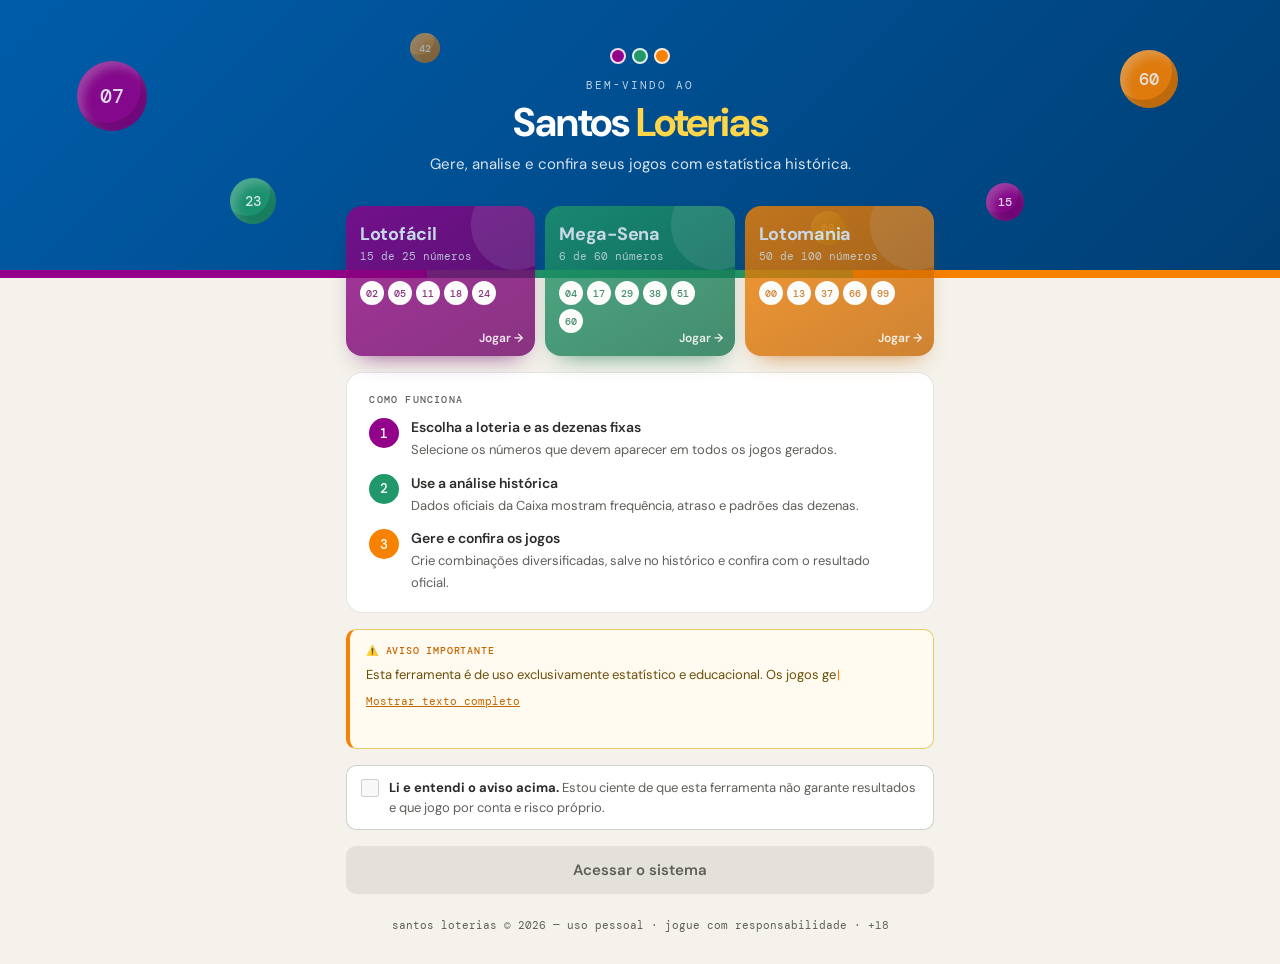
<file: index.html>
<!DOCTYPE html>
<html lang="pt-BR">

<head>
  <meta charset="UTF-8">
  <meta name="viewport" content="width=device-width, initial-scale=1.0">
  <title>Santos Loterias — Bem-vindo</title>
  <link
    href="https://fonts.googleapis.com/css2?family=DM+Mono:wght@400;500&family=DM+Sans:wght@400;500;600;700&display=swap"
    rel="stylesheet">
  <style>
    :root {
      --c-lotofacil: #930089;
      --c-lotofacil-dark: #6B0064;
      --c-lotofacil-soft: #F8E7F6;
      --c-megasena: #209869;
      --c-megasena-dark: #14704C;
      --c-megasena-soft: #E3F4EC;
      --c-lotomania: #F78100;
      --c-lotomania-dark: #C46500;
      --c-lotomania-soft: #FFF0DF;
      --azul-caixa: #005CA9;
      --azul-caixa-dark: #003F75;

      --bg: #F4F2EB;
      --card: #FFFFFF;
      --text: #2C2C2A;
      --text2: #5F5E5A;
      --border: rgba(44, 44, 42, 0.12);
      --border2: rgba(44, 44, 42, 0.22);
      --radius: 16px;
      --radius-sm: 10px;
      --mono: 'DM Mono', monospace;
      --sans: 'DM Sans', sans-serif;
    }

    * { box-sizing: border-box; margin: 0; padding: 0; }

    body {
      font-family: var(--sans);
      background: var(--bg);
      color: var(--text);
      min-height: 100vh;
    }

    /* ---------- HERO ---------- */
    .hero {
      position: relative;
      overflow: hidden;
      background: linear-gradient(135deg, var(--azul-caixa) 0%, var(--azul-caixa-dark) 100%);
      color: #fff;
      padding: 3rem 1rem 6.5rem;
      text-align: center;
    }

    .hero-faixa {
      position: absolute;
      left: 0; right: 0; bottom: 0;
      height: 8px;
      background: linear-gradient(90deg,
        var(--c-lotofacil) 0 33.33%,
        var(--c-megasena) 33.33% 66.66%,
        var(--c-lotomania) 66.66% 100%);
    }

    /* Bolas flutuando no fundo */
    .bola-bg {
      position: absolute;
      border-radius: 50%;
      display: flex;
      align-items: center;
      justify-content: center;
      font-family: var(--mono);
      font-weight: 500;
      color: rgba(255, 255, 255, .9);
      box-shadow: inset -6px -8px 0 rgba(0, 0, 0, .15), inset 6px 6px 10px rgba(255, 255, 255, .25);
      opacity: .9;
      animation: flutuar 6s ease-in-out infinite;
    }

    .bola-bg.b1 { width: 70px; height: 70px; left: 6%;  top: 22%; background: var(--c-lotofacil); font-size: 20px; }
    .bola-bg.b2 { width: 46px; height: 46px; left: 18%; top: 64%; background: var(--c-megasena);  font-size: 14px; animation-delay: -2s; }
    .bola-bg.b3 { width: 58px; height: 58px; right: 8%; top: 18%; background: var(--c-lotomania); font-size: 17px; animation-delay: -4s; }
    .bola-bg.b4 { width: 38px; height: 38px; right: 20%; top: 66%; background: var(--c-lotofacil); font-size: 12px; animation-delay: -1s; }
    .bola-bg.b5 { width: 30px; height: 30px; left: 32%; top: 12%; background: var(--c-lotomania); font-size: 10px; animation-delay: -3s; opacity: .6; }
    .bola-bg.b6 { width: 34px; height: 34px; right: 34%; top: 76%; background: var(--c-megasena); font-size: 11px; animation-delay: -5s; opacity: .6; }

    @keyframes flutuar {
      0%, 100% { transform: translateY(0) rotate(0deg); }
      50% { transform: translateY(-12px) rotate(8deg); }
    }

    .hero-conteudo { position: relative; z-index: 1; max-width: 560px; margin: 0 auto; }

    .trevo {
      display: inline-flex;
      gap: 6px;
      margin-bottom: 14px;
    }

    .trevo span {
      width: 16px; height: 16px; border-radius: 50%;
      border: 2px solid rgba(255, 255, 255, .85);
    }

    .trevo span:nth-child(1) { background: var(--c-lotofacil); }
    .trevo span:nth-child(2) { background: var(--c-megasena); }
    .trevo span:nth-child(3) { background: var(--c-lotomania); }

    .hero small {
      display: block;
      font-family: var(--mono);
      font-size: 11px;
      letter-spacing: .18em;
      text-transform: uppercase;
      color: rgba(255, 255, 255, .75);
      margin-bottom: 8px;
    }

    .hero h1 {
      font-size: clamp(28px, 7vw, 40px);
      font-weight: 700;
      letter-spacing: -1px;
      line-height: 1.1;
    }

    .hero h1 em {
      font-style: normal;
      color: #FFD54A;
    }

    .hero p {
      margin-top: 10px;
      font-size: 15px;
      color: rgba(255, 255, 255, .85);
    }

    /* ---------- CONTEÚDO ---------- */
    .container {
      max-width: 620px;
      margin: -4.5rem auto 0;
      padding: 0 1rem 2rem;
      position: relative;
      z-index: 2;
    }

    .sec-label {
      font-family: var(--mono);
      font-size: 10px;
      font-weight: 500;
      letter-spacing: .12em;
      text-transform: uppercase;
      color: var(--text2);
      margin-bottom: 12px;
    }

    /* Cartões das loterias */
    .loterias {
      display: grid;
      grid-template-columns: repeat(3, 1fr);
      gap: 10px;
      margin-bottom: 1rem;
    }

    .loteria {
      --cor: #999; --cor-dark: #666; --cor-soft: #eee;
      position: relative;
      overflow: hidden;
      display: block;
      text-decoration: none;
      color: #fff;
      background: linear-gradient(150deg, var(--cor) 0%, var(--cor-dark) 100%);
      border-radius: var(--radius);
      padding: 16px 14px 14px;
      min-height: 150px;
      box-shadow: 0 12px 24px -14px var(--cor-dark);
      transition: transform .18s, box-shadow .18s, filter .18s;
    }

    .loteria::after {
      content: "";
      position: absolute;
      right: -26px; top: -26px;
      width: 90px; height: 90px;
      border-radius: 50%;
      background: rgba(255, 255, 255, .12);
    }

    .loteria:hover {
      transform: translateY(-4px);
      box-shadow: 0 18px 30px -14px var(--cor-dark);
    }

    .loteria.bloqueada {
      opacity: .78;
      cursor: not-allowed;
    }

    .loteria.bloqueada:hover { transform: none; }

    .loteria.lotofacil { --cor: var(--c-lotofacil); --cor-dark: var(--c-lotofacil-dark); }
    .loteria.megasena  { --cor: var(--c-megasena);  --cor-dark: var(--c-megasena-dark); }
    .loteria.lotomania { --cor: var(--c-lotomania); --cor-dark: var(--c-lotomania-dark); }

    .loteria .nome {
      display: block;
      font-size: 18px;
      font-weight: 700;
      letter-spacing: -.3px;
      position: relative;
    }

    .loteria .detalhe {
      display: block;
      font-family: var(--mono);
      font-size: 11px;
      color: rgba(255, 255, 255, .85);
      margin-top: 3px;
    }

    .mini-bolas {
      display: flex;
      flex-wrap: wrap;
      gap: 4px;
      margin-top: 18px;
    }

    .mini-bolas span {
      width: 24px; height: 24px;
      border-radius: 50%;
      background: #fff;
      color: var(--cor-dark);
      font-family: var(--mono);
      font-size: 10px;
      font-weight: 500;
      display: flex;
      align-items: center;
      justify-content: center;
    }

    .loteria .ir {
      position: absolute;
      right: 12px; bottom: 10px;
      font-size: 12px;
      font-weight: 600;
      opacity: .9;
    }

    /* Card branco genérico */
    .card {
      background: var(--card);
      border: 1px solid var(--border);
      border-radius: var(--radius);
      padding: 1.25rem 1.4rem;
      margin-bottom: 1rem;
    }

    .steps { display: grid; gap: 14px; }

    .step { display: flex; align-items: flex-start; gap: 12px; }

    .step-num {
      width: 30px; height: 30px;
      border-radius: 50%;
      color: #fff;
      font-family: var(--mono);
      font-size: 13px;
      font-weight: 500;
      display: flex; align-items: center; justify-content: center;
      flex-shrink: 0;
    }

    .step-body strong { display: block; font-size: 14px; font-weight: 600; margin-bottom: 2px; }
    .step-body span { font-size: 13px; color: var(--text2); line-height: 1.5; }

    /* Aviso */
    .aviso-card {
      background: #FFFBF0;
      border: 1px solid #E8C96A;
      border-left: 4px solid var(--c-lotomania);
      border-radius: var(--radius-sm);
      padding: 14px 16px;
      margin-bottom: 1rem;
      min-height: 120px;
    }

    .aviso-titulo {
      font-family: var(--mono);
      font-size: 10px;
      font-weight: 500;
      letter-spacing: .08em;
      text-transform: uppercase;
      color: var(--c-lotomania-dark);
      margin-bottom: 8px;
    }

    .aviso-texto { font-size: 13px; color: #6B4E0A; line-height: 1.6; }
    .aviso-texto p + p { margin-top: 6px; }

    .cursor {
      display: inline-block;
      color: var(--c-lotomania);
      animation: piscar .7s step-end infinite;
      margin-left: 1px;
    }

    @keyframes piscar { 0%, 100% { opacity: 1; } 50% { opacity: 0; } }

    .pular {
      background: none;
      border: none;
      font-family: var(--mono);
      font-size: 11px;
      color: var(--c-lotomania-dark);
      text-decoration: underline;
      cursor: pointer;
      margin-top: 8px;
    }

    /* Aceite */
    .aceite {
      display: flex;
      align-items: flex-start;
      gap: 10px;
      background: var(--card);
      border: 1.5px solid var(--border2);
      border-radius: var(--radius-sm);
      padding: 12px 14px;
      margin-bottom: 1rem;
      cursor: pointer;
      transition: border-color .15s, box-shadow .15s;
    }

    .aceite:hover { border-color: var(--azul-caixa); }

    .aceite.destacar {
      border-color: var(--c-lotomania);
      box-shadow: 0 0 0 4px var(--c-lotomania-soft);
      animation: tremer .4s;
    }

    @keyframes tremer {
      0%, 100% { transform: translateX(0); }
      25% { transform: translateX(-6px); }
      75% { transform: translateX(6px); }
    }

    .aceite input {
      width: 18px; height: 18px;
      margin-top: 1px;
      accent-color: var(--azul-caixa);
      cursor: pointer;
      flex-shrink: 0;
    }

    .aceite input:disabled { cursor: wait; }

    .aceite-texto { font-size: 13px; color: var(--text2); line-height: 1.5; user-select: none; }
    .aceite-texto strong { color: var(--text); }

    .btn-entrar {
      width: 100%;
      padding: 14px;
      border-radius: var(--radius-sm);
      border: none;
      background: var(--azul-caixa);
      color: #fff;
      font-family: var(--sans);
      font-size: 15px;
      font-weight: 600;
      cursor: pointer;
      transition: all .2s;
    }

    .btn-entrar:hover:not(:disabled) {
      background: var(--azul-caixa-dark);
      transform: translateY(-1px);
      box-shadow: 0 6px 16px -6px var(--azul-caixa-dark);
    }

    .btn-entrar:disabled {
      background: #E3E1DA;
      color: var(--text2);
      cursor: not-allowed;
    }

    footer {
      text-align: center;
      font-size: 11px;
      color: var(--text2);
      margin-top: 1.5rem;
      font-family: var(--mono);
    }

    @media (max-width: 560px) {
      .loterias { grid-template-columns: 1fr; }
      .loteria { min-height: 0; }
      .mini-bolas { margin-top: 12px; }
      .bola-bg.b5, .bola-bg.b6 { display: none; }
    }

    @media (prefers-reduced-motion: reduce) {
      .bola-bg, .cursor { animation: none; }
    }
  </style>
</head>

<body>

  <section class="hero">
    <div class="bola-bg b1">07</div>
    <div class="bola-bg b2">23</div>
    <div class="bola-bg b3">60</div>
    <div class="bola-bg b4">15</div>
    <div class="bola-bg b5">42</div>
    <div class="bola-bg b6">09</div>

    <div class="hero-conteudo">
      <div class="trevo"><span></span><span></span><span></span></div>
      <small>Bem-vindo ao</small>
      <h1>Santos <em>Loterias</em></h1>
      <p>Gere, analise e confira seus jogos com estatística histórica.</p>
    </div>
    <div class="hero-faixa"></div>
  </section>

  <main class="container">

    <!-- Loterias -->
    <div class="loterias">
      <a class="loteria lotofacil bloqueada" href="paginas/lotofacil.html" data-destino="paginas/lotofacil.html">
        <span class="nome">Lotofácil</span>
        <span class="detalhe">15 de 25 números</span>
        <div class="mini-bolas"><span>02</span><span>05</span><span>11</span><span>18</span><span>24</span></div>
        <span class="ir">Jogar →</span>
      </a>
      <a class="loteria megasena bloqueada" href="paginas/megasena.html" data-destino="paginas/megasena.html">
        <span class="nome">Mega-Sena</span>
        <span class="detalhe">6 de 60 números</span>
        <div class="mini-bolas"><span>04</span><span>17</span><span>29</span><span>38</span><span>51</span><span>60</span></div>
        <span class="ir">Jogar →</span>
      </a>
      <a class="loteria lotomania bloqueada" href="paginas/lotomania.html" data-destino="paginas/lotomania.html">
        <span class="nome">Lotomania</span>
        <span class="detalhe">50 de 100 números</span>
        <div class="mini-bolas"><span>00</span><span>13</span><span>37</span><span>66</span><span>99</span></div>
        <span class="ir">Jogar →</span>
      </a>
    </div>

    <!-- Como funciona -->
    <div class="card">
      <div class="sec-label">Como funciona</div>
      <div class="steps">
        <div class="step">
          <div class="step-num" style="background:var(--c-lotofacil)">1</div>
          <div class="step-body">
            <strong>Escolha a loteria e as dezenas fixas</strong>
            <span>Selecione os números que devem aparecer em todos os jogos gerados.</span>
          </div>
        </div>
        <div class="step">
          <div class="step-num" style="background:var(--c-megasena)">2</div>
          <div class="step-body">
            <strong>Use a análise histórica</strong>
            <span>Dados oficiais da Caixa mostram frequência, atraso e padrões das dezenas.</span>
          </div>
        </div>
        <div class="step">
          <div class="step-num" style="background:var(--c-lotomania)">3</div>
          <div class="step-body">
            <strong>Gere e confira os jogos</strong>
            <span>Crie combinações diversificadas, salve no histórico e confira com o resultado oficial.</span>
          </div>
        </div>
      </div>
    </div>

    <!-- Aviso -->
    <div class="aviso-card">
      <div class="aviso-titulo">⚠️ Aviso importante</div>
      <div class="aviso-texto" id="avisoTexto"></div>
      <button class="pular" id="btnPular" type="button">Mostrar texto completo</button>
    </div>

    <!-- Aceite -->
    <label class="aceite" id="boxAceite">
      <input type="checkbox" id="chkAceite" disabled>
      <span class="aceite-texto">
        <strong>Li e entendi o aviso acima.</strong> Estou ciente de que esta ferramenta não garante resultados e que
        jogo por conta e risco próprio.
      </span>
    </label>

    <button class="btn-entrar" id="btnEntrar" disabled>Acessar o sistema</button>

    <footer>santos loterias © 2026 — uso pessoal · jogue com responsabilidade · +18</footer>
  </main>

  <script>
    const chk = document.getElementById('chkAceite');
    const btn = document.getElementById('btnEntrar');
    const boxAceite = document.getElementById('boxAceite');
    const cards = document.querySelectorAll('.loteria');

    function aceitou() {
      try { return sessionStorage.getItem('aceite_termos') === '1'; } catch (e) { return false; }
    }

    function atualizarEstado() {
      btn.disabled = !chk.checked;
      cards.forEach(c => c.classList.toggle('bloqueada', !chk.checked));
    }

    function registrarAceite() {
      try { sessionStorage.setItem('aceite_termos', '1'); } catch (e) {}
    }

    chk.addEventListener('change', atualizarEstado);

    btn.addEventListener('click', () => {
      registrarAceite();
      window.location.href = 'paginas/lotofacil.html';
    });

    cards.forEach(card => {
      card.addEventListener('click', (ev) => {
        if (!chk.checked) {
          ev.preventDefault();
          boxAceite.classList.remove('destacar');
          void boxAceite.offsetWidth; // reinicia a animação
          boxAceite.classList.add('destacar');
          boxAceite.scrollIntoView({ behavior: 'smooth', block: 'center' });
          return;
        }
        registrarAceite();
      });
    });

    // ---------- Aviso com efeito de digitação ----------
    const frases = [
      "Esta ferramenta é de uso exclusivamente estatístico e educacional. Os jogos gerados são baseados em análise de frequência histórica e não garantem, de forma alguma, qualquer resultado nos sorteios.",
      "Loterias são jogos de azar. Cada sorteio é um evento independente e os resultados anteriores não influenciam os próximos. Jogue com responsabilidade e nunca aposte mais do que pode perder.",
      "O desenvolvedor desta ferramenta não se responsabiliza por perdas financeiras, decisões de jogo ou qualquer dano decorrente do uso deste sistema."
    ];

    const el = document.getElementById('avisoTexto');
    const btnPular = document.getElementById('btnPular');
    let fraseIdx = 0, charIdx = 0, textoAtual = '', timer = null;

    function render(comCursor) {
      const paragrafos = textoAtual.split('\n\n').filter(p => p.trim());
      el.innerHTML = paragrafos.map((p, i) =>
        `<p>${p}${comCursor && i === paragrafos.length - 1 ? '<span class="cursor">|</span>' : ''}</p>`
      ).join('');
    }

    function concluir() {
      clearTimeout(timer);
      textoAtual = frases.join('\n\n');
      render(false);
      chk.disabled = false;
      btnPular.style.display = 'none';
    }

    function digitar() {
      if (fraseIdx >= frases.length) return concluir();
      const frase = frases[fraseIdx];
      if (charIdx < frase.length) {
        textoAtual += frase[charIdx++];
        render(true);
        timer = setTimeout(digitar, 14);
      } else {
        fraseIdx++;
        charIdx = 0;
        textoAtual += '\n\n';
        timer = setTimeout(digitar, 250);
      }
    }

    btnPular.addEventListener('click', concluir);

    // Quem já aceitou nesta sessão não precisa ver a animação de novo
    if (aceitou()) {
      concluir();
      chk.checked = true;
      atualizarEstado();
    } else {
      digitar();
    }
  </script>

</body>

</html>
</file>
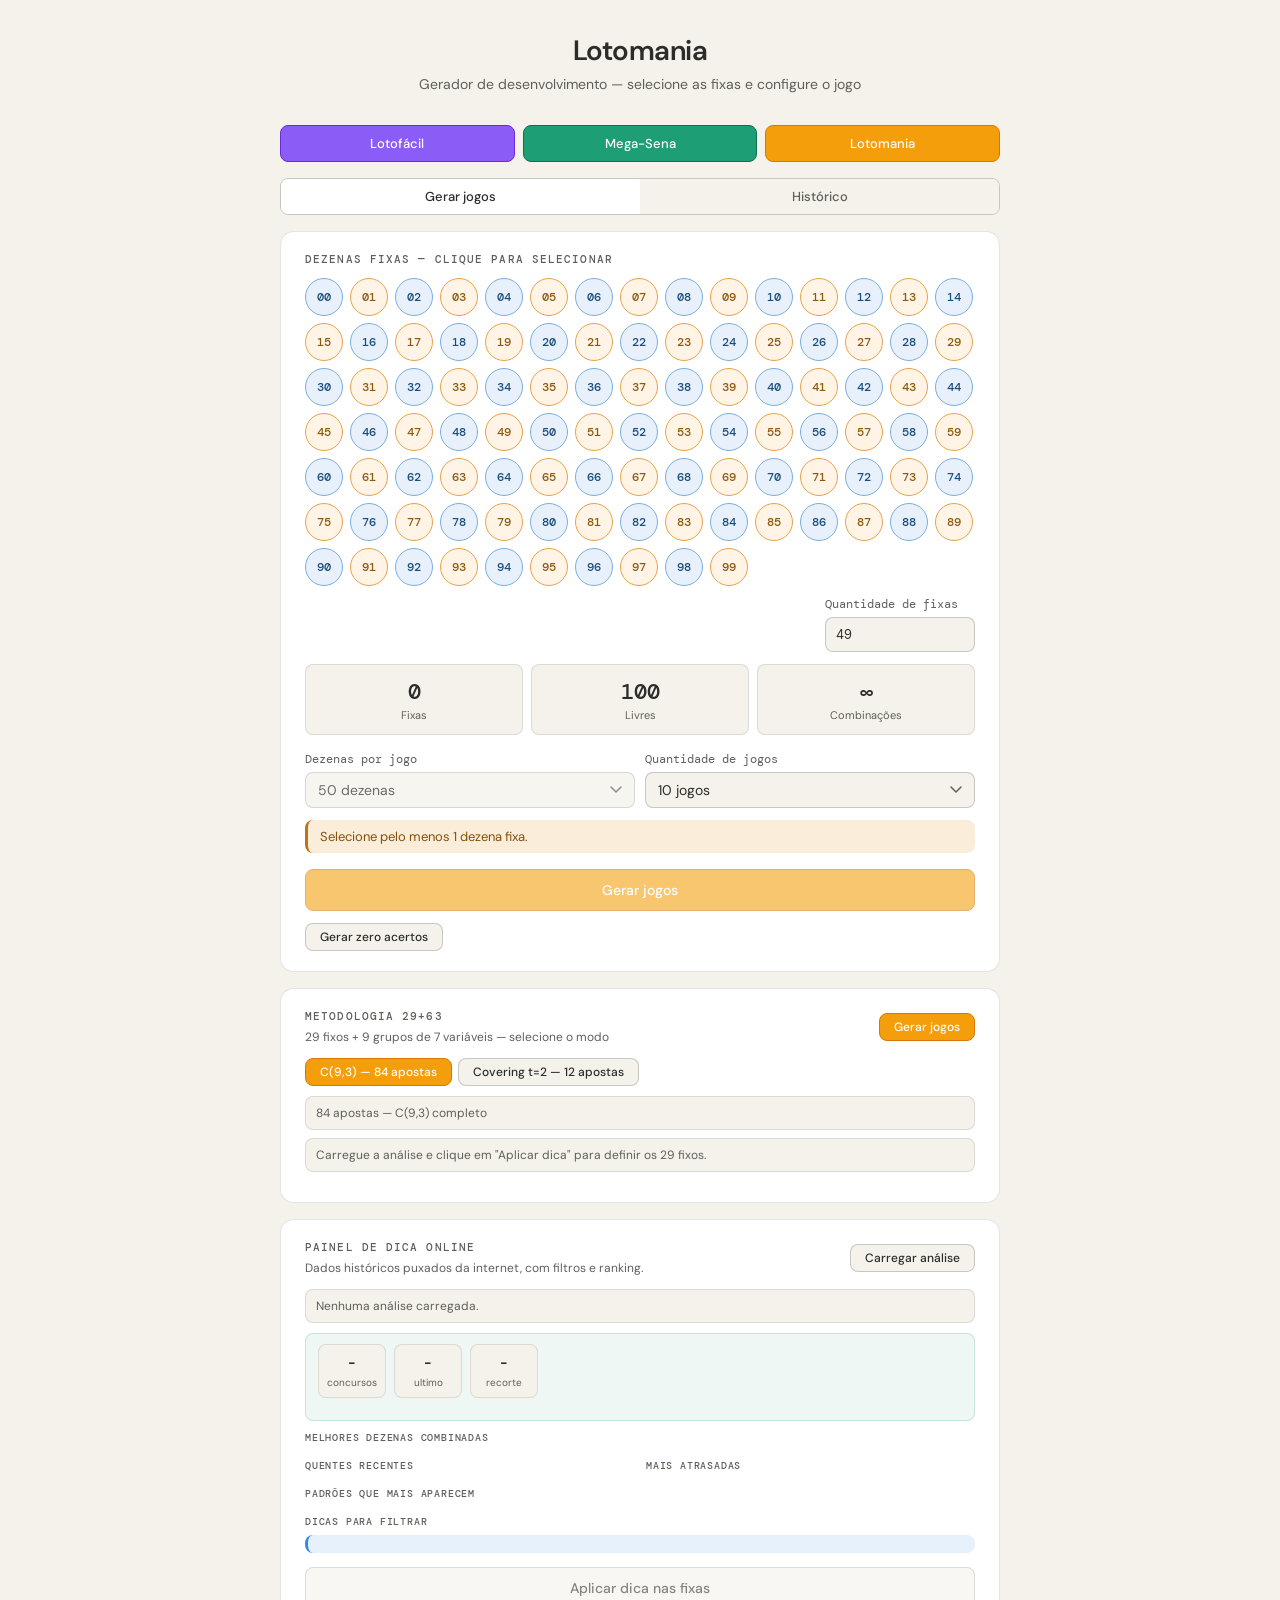
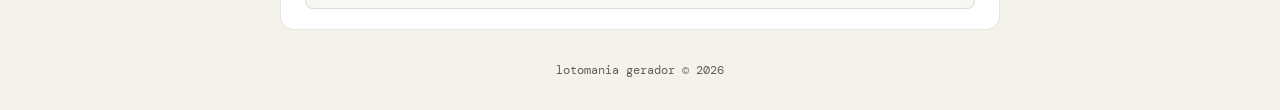
<file: lotomania.html>
<!DOCTYPE html>
<html lang="pt-BR">

<head>
    <meta charset="UTF-8">
    <meta name="viewport" content="width=device-width, initial-scale=1.0">
    <title>Lotomania — Gerador de Desenvolvimento</title>
    <link
        href="https://fonts.googleapis.com/css2?family=DM+Mono:wght@400;500&family=DM+Sans:wght@400;500;600&display=swap"
        rel="stylesheet">
    <link rel="stylesheet" href="style.css">
   
</head>

<body class="lotomania">
    <div class="page">
        <header>
            <h1>Lotomania</h1>
            <p>Gerador de desenvolvimento — selecione as fixas e configure o jogo</p>
        </header>

        <div class="modo-links">
            <a class="modo-link lotofacil-ativo" href="index.html">Lotofácil</a>
            <a class="modo-link megasena-ativo" href="megasena.html">Mega-Sena</a>
            <a class="modo-link lotomania-ativo" href="lotomania.html">Lotomania</a>
        </div>

        <div class="tabs">
            <button class="tab ativo" onclick="setTab('gerar', this)">Gerar jogos</button>
            <button class="tab" onclick="setTab('historico', this)">Histórico</button>
        </div>

        <div class="tab-content ativo" id="tab-gerar">

            <!-- CARD: GRID DE DEZENAS -->
            <div class="card">
                <div class="sec-label">Dezenas fixas — clique para selecionar</div>
                <div class="grid-dez" id="gridDez"></div>

                <div class="fixas-config">
                    <div class="inp-group fixas-qtd">
                        <label for="qtdFixas">Quantidade de fixas</label>
                        <input type="number" id="qtdFixas" min="1" max="99" value="49" />
                    </div>
                </div>

                <div class="stats">
                    <div class="stat">
                        <div class="n" id="sFixas">0</div>
                        <div class="l">Fixas</div>
                    </div>
                    <div class="stat">
                        <div class="n" id="sLivres">0</div>
                        <div class="l">Livres</div>
                    </div>
                    <div class="stat">
                        <div class="n" id="sComb">—</div>
                        <div class="l">Combinações</div>
                    </div>
                </div>

                <div class="row2">
                    <div class="inp-group">
                        <label>Dezenas por jogo</label>
                        <select id="selDezJogo" disabled>
                            <option value="50" selected>50 dezenas</option>
                        </select>
                    </div>
                    <div class="inp-group">
                        <label>Quantidade de jogos</label>
                        <select id="selJogos">
                            <option value="5">5 jogos</option>
                            <option value="10" selected>10 jogos</option>
                            <option value="15">15 jogos</option>
                            <option value="20">20 jogos</option>
                            <option value="30">30 jogos</option>
                            <option value="50">50 jogos</option>
                        </select>
                    </div>
                </div>

                <div class="aviso" id="aviso"></div>
                <div class="acoes" style="display:flex;gap:0.75rem;flex-wrap:wrap;">
                    <button class="btn btn-lotomania" id="btnGerar">Gerar jogos</button>
                    <button class="btn btn-sm" id="btnZeroAcertos">Gerar zero acertos</button>
                </div>
            </div>

            <!-- CARD: METODOLOGIA 29+63 -->
            <div class="card" id="secMetodologia" style="margin-top:16px">
                <div class="jogos-header">
                    <div>
                        <div class="sec-label">Metodologia 29+63</div>
                        <p class="mini-copy">29 fixos + 9 grupos de 7 variáveis — selecione o modo</p>
                    </div>
                    <button class="btn btn-sm btn-lotomania" onclick="gerarJogosMetodologiaAction()">Gerar jogos</button>
                </div>
                <!-- Toggle de modo -->
                <div style="display:flex;gap:6px;margin-bottom:10px;flex-wrap:wrap">
                    <button class="btn btn-sm btn-modo-metod btn-lotomania" data-modo="c93"
                        onclick="setModoMetod('c93')"
                        title="C(9,3) completo — 84 apostas, toda combinação de 3 grupos">
                        C(9,3) &mdash; 84 apostas
                    </button>
                    <button class="btn btn-sm btn-modo-metod" data-modo="cover2"
                        onclick="setModoMetod('cover2')"
                        title="Covering design t=2 — 12 apostas ótimas que cobrem todos os pares de grupos">
                        Covering t=2 &mdash; 12 apostas
                    </button>
                </div>
                <div id="metodApostasInfo" class="analise-status" style="margin-bottom:8px">
                    84 apostas &mdash; C(9,3) completo
                </div>

                <div id="metodStatus">
                    Carregue a análise e clique em "Aplicar dica" para ativar esta seção.
                </div>

                <div id="metodCorpo" style="display:none">
                    <!-- Painel de escolha de fixas -->
                    <div class="metod-fixas-panel">
                        <div style="display:flex;align-items:center;justify-content:space-between">
                            <div class="mini-label" style="margin:0">Escolher os 29 fixos</div>
                            <button class="btn btn-sm btn-lotomania" onclick="aplicarFixosMetodologia('combinado')">Aplicar</button>
                        </div>
                        <div class="metod-fixas-opcoes" id="fixasOpcoes">
                            <div class="fixas-opcao selecionada" onclick="selecionarOpcaoFixas('combinado', this)">
                                <div class="fixas-opcao-titulo">Score combinado</div>
                                <div class="fixas-opcao-dez" id="previewCombinado"></div>
                            </div>
                            <div class="fixas-opcao" onclick="selecionarOpcaoFixas('quentes', this)">
                                <div class="fixas-opcao-titulo">Quentes recentes</div>
                                <div class="fixas-opcao-dez" id="previewQuentes"></div>
                            </div>
                            <div class="fixas-opcao" onclick="selecionarOpcaoFixas('atrasadas', this)">
                                <div class="fixas-opcao-titulo">Mais atrasadas</div>
                                <div class="fixas-opcao-dez" id="previewAtrasadas"></div>
                            </div>
                        </div>
                        <div id="painelFixasStatus" class="analise-status" style="margin-top:8px;display:none">
                            Carregue a análise para ver sugestões de fixas.
                        </div>
                    </div>
                    <div class="mini-label" style="margin-top:8px">Fixos aplicados (29)</div>
                    <div class="metod-fixas-wrap" id="metodFixasWrap"></div>

                    <div style="display:flex;align-items:center;justify-content:space-between;margin-top:4px">
                        <div class="mini-label">Grupos variáveis (9 × 7 = 63)</div>
                        <button class="btn btn-sm" onclick="redistribuirTodosGrupos()">
                            Redistribuir todos
                        </button>
                    </div>
                    <p class="metod-info">Clique numa dezena para trocar manualmente. Use o ícone de refresh para redistribuir um grupo.</p>
                    <div class="metod-grupos-grid" id="metodGruposWrap"></div>

                    <div style="display:flex;align-items:center;justify-content:space-between;margin-top:14px">
                        <div class="mini-label">Otimizar score esperado</div>
                        <button class="btn btn-sm" id="btnOtimizar" onclick="rodarOtimizador()">Otimizar grupos</button>
                    </div>
                    <p class="metod-info">Reorganiza os grupos para maximizar o score médio com base no histórico real de sorteios.</p>
                    <div id="otimStatus"></div>
                    <div id="otimResultado" style="display:none"></div>
                </div>
            </div>

            <!-- CARD: JOGOS DA METODOLOGIA -->
            <div class="card" id="secJogosMetod" style="display:none;margin-top:16px">
                <div class="jogos-header">
                    <div class="sec-label" id="lblJogosMetod">84 jogos — metodologia 29+63</div>
                    <button class="btn btn-sm btn-danger" onclick="limparJogosMetod()">Limpar</button>
                </div>
                <div class="jogos-wrap" id="jogosWrapMetod"></div>
                <div class="acoes">
                    <button class="btn" id="btnCopiarMetod" onclick="copiarJogosMetod()">Copiar jogos</button>
                    <button class="btn" id="btnSalvarMetod" onclick="salvarHistoricoMetod()">Salvar no histórico</button>
                </div>
            </div>

            <!-- CARD: ANÁLISE ONLINE -->
            <div class="card dicas-card" id="secAnalise" style="margin-top:16px">
                <div class="jogos-header">
                    <div>
                        <div class="sec-label">Painel de dica online</div>
                        <p class="mini-copy">Dados históricos puxados da internet, com filtros e ranking.</p>
                    </div>
                    <button class="btn btn-sm" id="btnCarregarAnalise">Carregar análise</button>
                </div>

                <div class="analise-status" id="analiseStatus">Nenhuma análise carregada.</div>

                <div class="odds-panel" style="margin-top:8px">
                    <div class="mini-stats">
                        <div>
                            <strong id="dConcursos">-</strong>
                            <span>concursos</span>
                        </div>
                        <div>
                            <strong id="dUltimo">-</strong>
                            <span>ultimo</span>
                        </div>
                        <div>
                            <strong id="dRecorte">-</strong>
                            <span>recorte</span>
                        </div>
                    </div>
                </div>

                <div class="dica-section" style="margin-top:8px">
                    <div class="mini-label">Melhores dezenas combinadas</div>
                    <div class="rank-dezenas" id="melhoresDezenas"></div>
                </div>

                <div class="dica-grid" style="margin-top:8px">
                    <div>
                        <div class="mini-label">Quentes recentes</div>
                        <div class="rank-dezenas compact" id="quentesRecentes"></div>
                    </div>
                    <div>
                        <div class="mini-label">Mais atrasadas</div>
                        <div class="rank-dezenas compact" id="atrasadasDezenas"></div>
                    </div>
                </div>

                <div class="dica-section" style="margin-top:8px">
                    <div class="mini-label">Padrões que mais aparecem</div>
                    <div class="padroes-lista" id="listaPadroes"></div>
                </div>

                <div class="dica-section" style="margin-top:8px">
                    <div class="mini-label">Dicas para filtrar</div>
                    <div class="dicas-texto" id="dicasTexto"></div>
                </div>

                <div style="margin-top:8px">
                    <button class="btn" id="btnAplicarDicas" disabled>Aplicar dica nas fixas</button>
                </div>
            </div>

            <!-- CARD: JOGOS NORMAIS -->
            <div class="card" id="secJogos" style="display:none;margin-top:16px">
                <div class="jogos-header">
                    <div class="sec-label" id="lblJogos">Jogos gerados</div>
                    <button class="btn btn-sm btn-danger" onclick="limparJogos()">Limpar</button>
                </div>
                <div class="jogos-wrap" id="jogosWrap"></div>
                <div class="acoes">
                    <button class="btn" id="btnCopiar" onclick="copiarJogos()">Copiar jogos</button>
                    <button class="btn" id="btnSalvar" onclick="salvarHistorico()">Salvar no histórico</button>
                </div>
            </div>
        </div>

        <!-- ABA: HISTÓRICO -->
        <div class="tab-content" id="tab-historico">
            <div class="card">
                <div class="jogos-header">
                    <div class="sec-label">Histórico de jogos</div>
                    <button class="btn btn-sm btn-danger" onclick="limparHistorico()">Limpar tudo</button>
                </div>
                <div class="concurso-busca" style="margin:12px 0">
                    <input type="number" id="inputConcurso" placeholder="Nº do concurso (ex: 2500)" min="1" />
                    <button class="btn btn-sm" onclick="buscarConcursoManual()">Buscar</button>
                    <button class="btn btn-sm" onclick="buscarUltimo()">Último</button>
                </div>
                <div id="concursoStatus" class="analise-status" style="display:none"></div>
                <div id="histConteudo"></div>
            </div>
        </div>
    </div>

    <div id="modalDownload" class="modal">
        <div class="modal-content">
            <h3>Deseja baixar os jogos?</h3>
            <p>Os jogos serão salvos em um arquivo .txt</p>
            <div class="modal-buttons">
                <button class="btn btn-primary" onclick="confirmarDownload()">Sim, baixar</button>
                <button class="btn btn-secondary" onclick="fecharModal()">Não, obrigado</button>
            </div>
        </div>
    </div>

    <footer>lotomania gerador © 2026</footer>
    <script src="lotomania.js"></script>
</body>

</html>
</file>
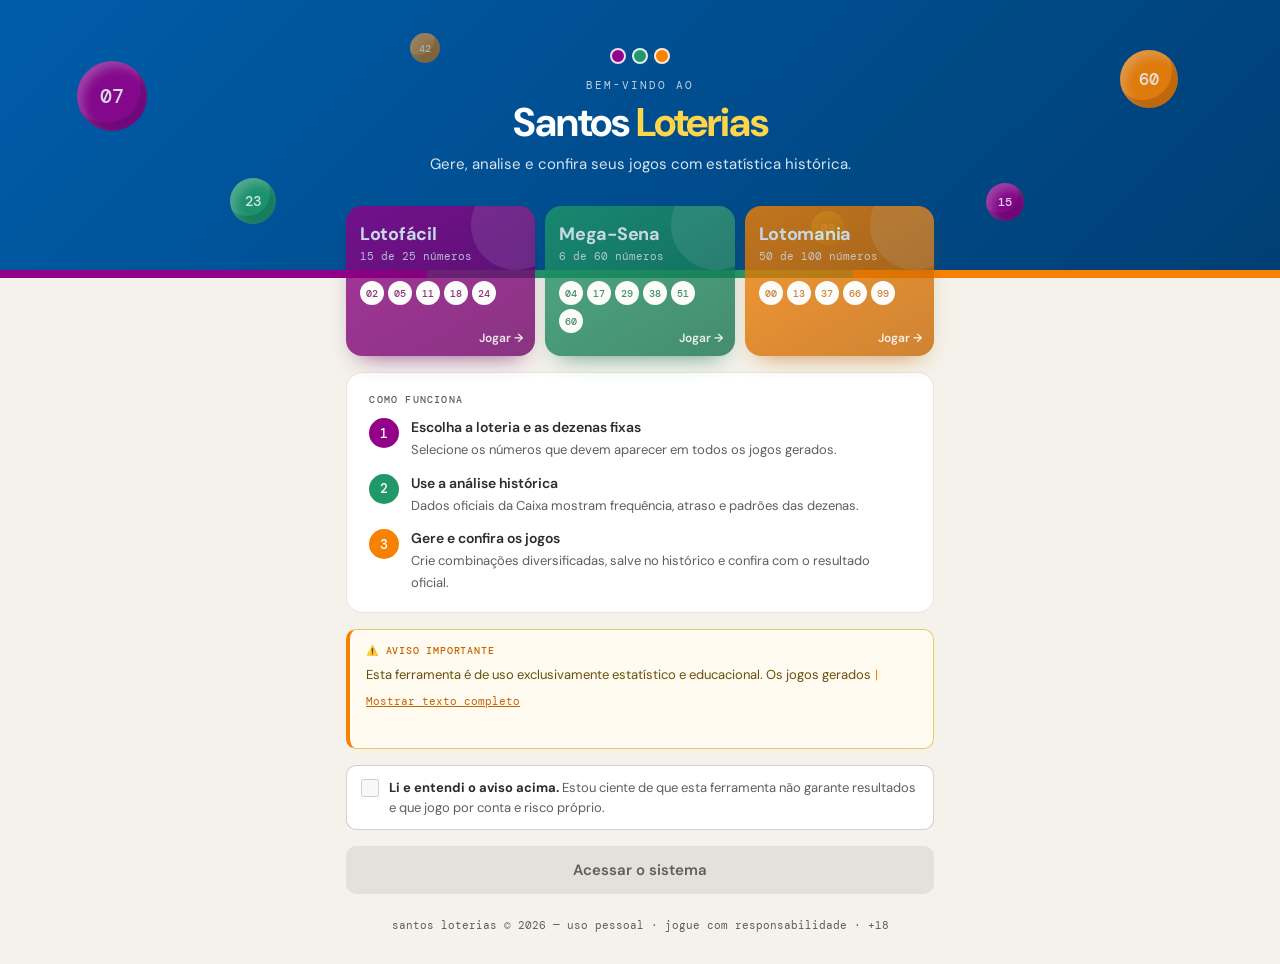
<file: paginas/lotofacil.html>
<!DOCTYPE html>
<html lang="pt-BR">

<head>
  <meta charset="UTF-8">
  <meta name="viewport" content="width=device-width, initial-scale=1.0">
  <title>Lotofácil — Gerador de Desenvolvimento</title>
  <link
    href="https://fonts.googleapis.com/css2?family=DM+Mono:wght@400;500&family=DM+Sans:wght@400;500;600&display=swap"
    rel="stylesheet">
  <link rel="stylesheet" href="../assets/css/style.css">
  <link rel="stylesheet" href="../assets/css/tema-loterias.css">
  <script>
    // Mostra a tela de boas-vindas se o aviso ainda não foi aceito nesta sessão
    try { if (!sessionStorage.getItem('aceite_termos')) location.replace('../index.html'); } catch (e) {}
  </script>

</head>

<body class="lotofacil">
  <div class="page">

    <header>
      <a class="voltar-inicio" href="../index.html">← Início</a>
      <h1>Lotofácil</h1>
      <p>Gerador de desenvolvimento — selecione as fixas e configure o jogo</p>
    </header>

    
    <div class="modo-links">
            <a class="modo-link lotofacil-ativo" href="lotofacil.html">Lotofácil</a>
            <a class="modo-link megasena-ativo" href="megasena.html">Mega-Sena</a>
            <a class="modo-link lotomania-ativo" href="lotomania.html">Lotomania</a>
        </div>
    <div class="tabs">
      <button class="tab ativo" onclick="setTab('gerar', this)">Gerar jogos</button>
      <button class="tab" onclick="setTab('historico', this)">Histórico</button>
    </div>

    <!-- ABA GERAR -->
    <div class="tab-content ativo" id="tab-gerar">

      <div class="card">
        <div class="sec-label">Dezenas fixas — clique para selecionar</div>
        <div class="grid-dez" id="gridDez"></div>

        <div class="fixas-config">
          <div class="inp-group fixas-qtd">
            <label for="qtdFixas">Limite de fixas</label>
            <input type="number" id="qtdFixas" min="1" max="25" value="14" />
          </div>
        </div>

        <div class="stats">
          <div class="stat">
            <div class="n" id="sFixas">0</div>
            <div class="l">Fixas</div>
          </div>
          <div class="stat">
            <div class="n" id="sLivres">0</div>
            <div class="l">Livres</div>
          </div>
          <div class="stat">
            <div class="n" id="sComb">—</div>
            <div class="l">Combinações</div>
          </div>
        </div>

        <div class="row2">
          <div class="inp-group">
            <label>Dezenas por jogo</label>
            <select id="selDezJogo">
              <option value="15">15 dezenas</option>
              <option value="16">16 dezenas</option>
              <option value="17">17 dezenas</option>
              <option value="18">18 dezenas</option>
              <option value="19" selected>19 dezenas</option>
              <option value="20">20 dezenas</option>
            </select>
          </div>
          <div class="inp-group">
            <label for="selJogos">Quantidade de jogos <small>(1 a 200)</small></label>
            <input type="number" id="selJogos" class="inp-num" min="1" max="200" step="1" value="15" inputmode="numeric" placeholder="Ex.: 15">
          </div>
        </div>

        <div class="aviso" id="aviso"></div>
        <button class="btn btn-lotofacil" id="btnGerar">Gerar jogos</button>
      </div>

      <div class="card dicas-card">
        <div class="jogos-header">
          <div>
            <div class="sec-label">Painel de dica online</div>
            <p class="mini-copy">Dados historicos puxados da internet, com filtros para 13 e 14 pontos.</p>
          </div>
          <button class="btn btn-sm btn-lotofacil" id="btnAnalise" onclick="carregarAnalise()">Atualizar</button>
        </div>

        <div class="analise-status" id="analiseStatus">Carregando resultados online...</div>

        <div class="odds-panel">
          <div>
            <div class="mini-label" id="oddsTitulo">Chance oficial</div>
            <div class="odds-row">
              <span>13 pontos: <strong id="odds13">-</strong></span>
              <span>14 pontos: <strong id="odds14">-</strong></span>
            </div>
          </div>
          <div class="mini-note">Fonte: API e tabela de probabilidade da CAIXA.</div>
        </div>

        <div class="mini-stats">
          <div>
            <strong id="dConcursos">-</strong>
            <span>concursos</span>
          </div>
          <div>
            <strong id="dUltimo">-</strong>
            <span>ultimo</span>
          </div>
          <div>
            <strong id="dRecorte">-</strong>
            <span>recorte recente</span>
          </div>
        </div>

        <div class="dica-section">
          <div class="mini-label">Melhores dezenas combinadas</div>
          <div class="rank-dezenas" id="melhoresDezenas"></div>
        </div>

        <div class="dica-grid">
          <div>
            <div class="mini-label">Quentes recentes</div>
            <div class="rank-dezenas compact" id="quentesRecentes"></div>
          </div>
          <div>
            <div class="mini-label">Mais atrasadas</div>
            <div class="rank-dezenas compact" id="atrasadasDezenas"></div>
          </div>
        </div>

        <div class="dica-section">
          <div class="mini-label">Padroes que mais aparecem</div>
          <div class="padroes-lista" id="listaPadroes"></div>
        </div>

        <div class="dica-section">
          <div class="mini-label">Dicas para filtrar 13/14</div>
          <div class="dicas-texto" id="dicasTexto"></div>
        </div>

        <button class="btn btn-lotofacil" id="btnAplicarDicas" onclick="aplicarDicas()" disabled>Aplicar dica nas fixas</button>
      </div>

      <div class="card" id="secJogos" style="display:none">
        <div class="jogos-header">
          <div class="sec-label" id="lblJogos">Jogos gerados</div>
          <button class="btn btn-sm btn-danger" onclick="limparJogos()">Limpar</button>
        </div>
        <div class="jogos-wrap" id="jogosWrap"></div>
        <div class="acoes">
          <button class="btn btn-lotofacil" id="btnCopiar" onclick="copiarJogos()">Copiar jogos</button>
          <button class="btn btn-lotofacil" id="btnSalvar" onclick="salvarHistorico()">Salvar no histórico</button>
        </div>
      </div>

    </div>



    <div class="tab-content" id="tab-historico">
      <div class="card">
        <div class="jogos-header">
          <div class="sec-label">Conferência de concurso</div>
        </div>
        <div class="concurso-busca">
          <input type="number" id="inputConcurso" placeholder="Nº do concurso (ex: 3200)" min="1" />
          <button class="btn btn-sm" onclick="buscarConcursoManual()">Buscar</button>
          <button class="btn btn-sm" onclick="buscarUltimo()">Último</button>
        </div>
        <div id="concursoStatus" class="analise-status" style="display:none"></div>
      </div>
      <div class="card">
        <div class="jogos-header">
          <div class="sec-label">Histórico de jogos</div>
          <button class="btn btn-sm btn-danger" onclick="limparHistorico()">Limpar tudo</button>
        </div>
        <div id="histConteudo"></div>
      </div>
    </div>

  </div>

  <!-- MODAL DE PERGUNTA DOWNLOAD -->
  <div id="modalDownload" class="modal">
    <div class="modal-content">
      <h3>Deseja baixar os jogos?</h3>
      <p>Os jogos serão salvos em um arquivo .txt</p>
      <div class="modal-buttons">
        <button class="btn btn-primary" onclick="confirmarDownload()">Sim, baixar</button>
        <button class="btn btn-secondary" onclick="fecharModal()">Não, obrigado</button>
      </div>
    </div>
  </div>

  <footer>lotofacil gerador © 2026</footer>
<script src="../assets/js/api-loterias.js"></script>
  <script src="../assets/js/conferencia.js"></script>
  <script src="../assets/js/lotofacil.js"></script>
  
</body>

</html>
</file>
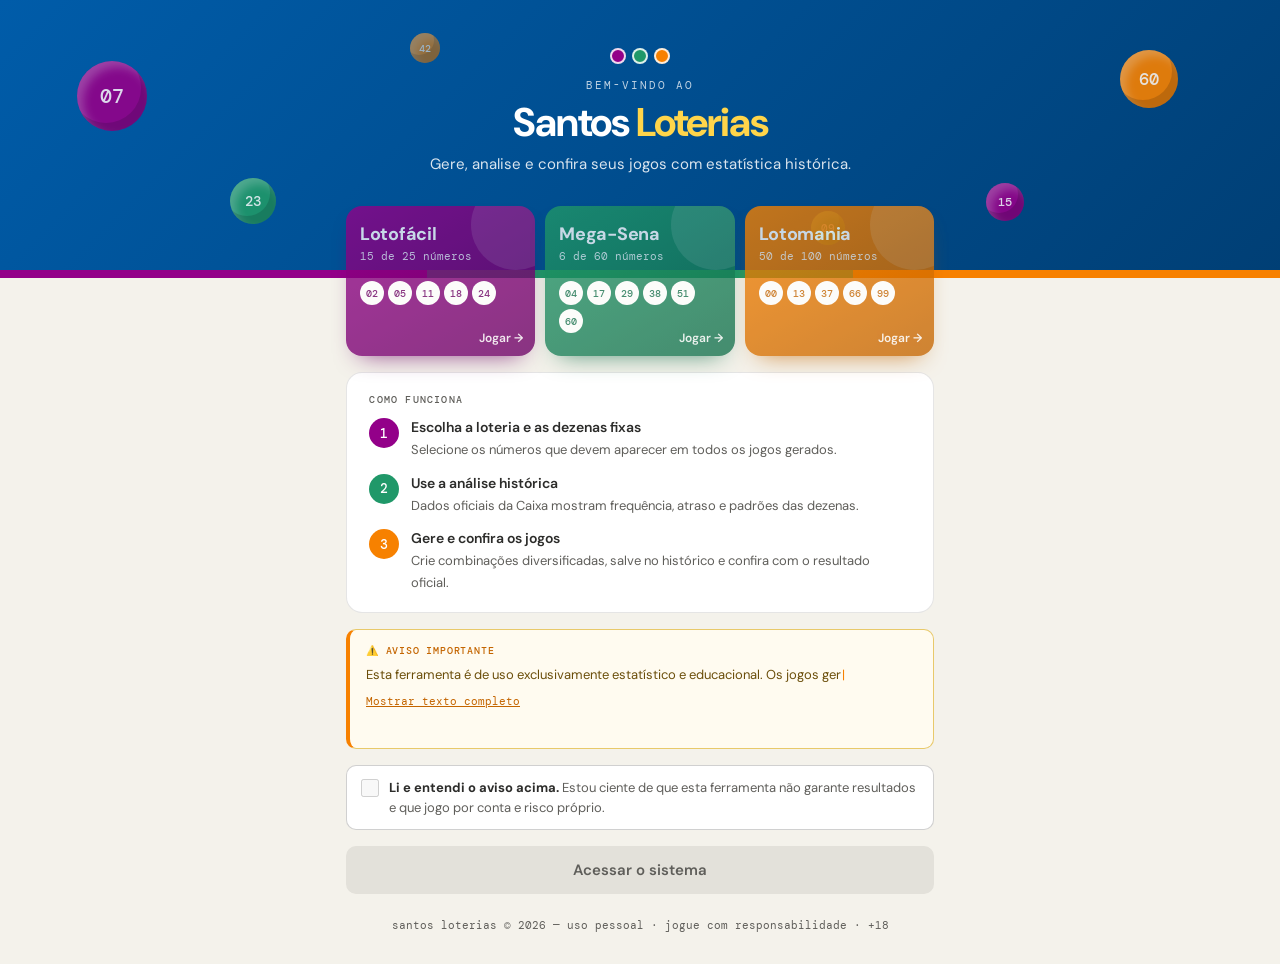
<file: paginas/lotomania.html>
<!DOCTYPE html>
<html lang="pt-BR">

<head>
    <meta charset="UTF-8">
    <meta name="viewport" content="width=device-width, initial-scale=1.0">
    <title>Lotomania — Gerador de Desenvolvimento</title>
    <link
        href="https://fonts.googleapis.com/css2?family=DM+Mono:wght@400;500&family=DM+Sans:wght@400;500;600&display=swap"
        rel="stylesheet">
    <link rel="stylesheet" href="../assets/css/style.css">
  <link rel="stylesheet" href="../assets/css/tema-loterias.css">
  <script>
    // Mostra a tela de boas-vindas se o aviso ainda não foi aceito nesta sessão
    try { if (!sessionStorage.getItem('aceite_termos')) location.replace('../index.html'); } catch (e) {}
  </script>

   
</head>

<body class="lotomania">
    <div class="page">
        <header>
      <a class="voltar-inicio" href="../index.html">← Início</a>
            <h1>Lotomania</h1>
            <p>Gerador de desenvolvimento — selecione as fixas e configure o jogo</p>
        </header>

        <div class="modo-links">
            <a class="modo-link lotofacil-ativo" href="lotofacil.html">Lotofácil</a>
            <a class="modo-link megasena-ativo" href="megasena.html">Mega-Sena</a>
            <a class="modo-link lotomania-ativo" href="lotomania.html">Lotomania</a>
        </div>

        <div class="tabs">
            <button class="tab ativo" onclick="setTab('gerar', this)">Gerar jogos</button>
            <button class="tab" onclick="setTab('historico', this)">Histórico</button>
        </div>

        <div class="tab-content ativo" id="tab-gerar">

            <!-- CARD: GRID DE DEZENAS -->
            <div class="card">
                <div class="sec-label">Dezenas fixas — clique para selecionar</div>
                <div class="grid-dez" id="gridDez"></div>

                <div class="fixas-config">
                    <div class="inp-group fixas-qtd">
                        <label for="qtdFixas">Limite de fixas</label>
                        <input type="number" id="qtdFixas" min="1" max="99" value="49" />
                    </div>
                </div>

                <div class="stats">
                    <div class="stat">
                        <div class="n" id="sFixas">0</div>
                        <div class="l">Fixas</div>
                    </div>
                    <div class="stat">
                        <div class="n" id="sLivres">0</div>
                        <div class="l">Livres</div>
                    </div>
                    <div class="stat">
                        <div class="n" id="sComb">—</div>
                        <div class="l">Combinações</div>
                    </div>
                </div>

                <div class="row2">
                    <div class="inp-group">
                        <label>Dezenas por jogo</label>
                        <select id="selDezJogo" disabled>
                            <option value="50" selected>50 dezenas</option>
                        </select>
                    </div>
                    <div class="inp-group">
                        <label for="selJogos">Quantidade de jogos <small>(1 a 200)</small></label>
                        <input type="number" id="selJogos" class="inp-num" min="1" max="200" step="1" value="10" inputmode="numeric" placeholder="Ex.: 10">
                    </div>
                </div>

                <div class="aviso" id="aviso"></div>
                <div class="acoes" style="display:flex;gap:0.75rem;flex-wrap:wrap;">
                    <button class="btn btn-lotomania" id="btnGerar">Gerar jogos</button>
                    <button class="btn btn-sm" id="btnZeroAcertos">Gerar zero acertos</button>
                </div>
            </div>

            <!-- CARD: METODOLOGIA 29+63 -->
            <div class="card" id="secMetodologia" style="margin-top:16px">
                <div class="jogos-header">
                    <div>
                        <div class="sec-label">Metodologia 29+63</div>
                        <p class="mini-copy">29 fixos + 9 grupos de 7 variáveis — selecione o modo</p>
                    </div>
                    <button class="btn btn-sm btn-lotomania" onclick="gerarJogosMetodologiaAction()">Gerar jogos</button>
                </div>
                <!-- Toggle de modo -->
                <div style="display:flex;gap:6px;margin-bottom:10px;flex-wrap:wrap">
                    <button class="btn btn-sm btn-modo-metod btn-lotomania" data-modo="c93"
                        onclick="setModoMetod('c93')"
                        title="C(9,3) completo — 84 apostas, toda combinação de 3 grupos">
                        C(9,3) &mdash; 84 apostas
                    </button>
                    <button class="btn btn-sm btn-modo-metod" data-modo="cover2"
                        onclick="setModoMetod('cover2')"
                        title="Covering design t=2 — 12 apostas ótimas que cobrem todos os pares de grupos">
                        Covering t=2 &mdash; 12 apostas
                    </button>
                </div>
                <div id="metodApostasInfo" class="analise-status" style="margin-bottom:8px">
                    84 apostas &mdash; C(9,3) completo
                </div>

                <div id="metodStatus">
                    Carregue a análise e clique em "Aplicar dica" para ativar esta seção.
                </div>

                <div id="metodCorpo" style="display:none">
                    <!-- Painel de escolha de fixas -->
                    <div class="metod-fixas-panel">
                        <div style="display:flex;align-items:center;justify-content:space-between">
                            <div class="mini-label" style="margin:0">Escolher os 29 fixos</div>
                            <button class="btn btn-sm btn-lotomania" onclick="aplicarFixosMetodologia()">Aplicar</button>
                        </div>
                        <div class="metod-fixas-opcoes" id="fixasOpcoes">
                            <div class="fixas-opcao selecionada" onclick="selecionarOpcaoFixas('combinado', this)">
                                <div class="fixas-opcao-titulo">Score combinado</div>
                                <div class="fixas-opcao-dez" id="previewCombinado"></div>
                            </div>
                            <div class="fixas-opcao" onclick="selecionarOpcaoFixas('quentes', this)">
                                <div class="fixas-opcao-titulo">Quentes recentes</div>
                                <div class="fixas-opcao-dez" id="previewQuentes"></div>
                            </div>
                            <div class="fixas-opcao" onclick="selecionarOpcaoFixas('atrasadas', this)">
                                <div class="fixas-opcao-titulo">Mais atrasadas</div>
                                <div class="fixas-opcao-dez" id="previewAtrasadas"></div>
                            </div>
                        </div>
                        <div id="painelFixasStatus" class="analise-status" style="margin-top:8px;display:none">
                            Carregue a análise para ver sugestões de fixas.
                        </div>
                    </div>
                    <div class="mini-label" style="margin-top:8px">Fixos aplicados (29)</div>
                    <div class="metod-fixas-wrap" id="metodFixasWrap"></div>

                    <div style="display:flex;align-items:center;justify-content:space-between;margin-top:4px">
                        <div class="mini-label">Grupos variáveis (9 × 7 = 63)</div>
                        <button class="btn btn-sm" onclick="redistribuirTodosGrupos()">
                            Redistribuir todos
                        </button>
                    </div>
                    <p class="metod-info">Clique numa dezena para trocar manualmente. Use o ícone de refresh para redistribuir um grupo.</p>
                    <div class="metod-grupos-grid" id="metodGruposWrap"></div>

                    <div style="display:flex;align-items:center;justify-content:space-between;margin-top:14px">
                        <div class="mini-label">Otimizar score esperado</div>
                        <button class="btn btn-sm" id="btnOtimizar" onclick="rodarOtimizador()">Otimizar grupos</button>
                    </div>
                    <p class="metod-info">Reorganiza os grupos para maximizar o score médio com base no histórico real de sorteios.</p>
                    <div id="otimStatus"></div>
                    <div id="otimResultado" style="display:none"></div>
                </div>
            </div>

            <!-- CARD: JOGOS DA METODOLOGIA -->
            <div class="card" id="secJogosMetod" style="display:none;margin-top:16px">
                <div class="jogos-header">
                    <div class="sec-label" id="lblJogosMetod">84 jogos — metodologia 29+63</div>
                    <button class="btn btn-sm btn-danger" onclick="limparJogosMetod()">Limpar</button>
                </div>
                <div class="jogos-wrap" id="jogosWrapMetod"></div>
                <div class="acoes">
                    <button class="btn" id="btnCopiarMetod" onclick="copiarJogosMetod()">Copiar jogos</button>
                    <button class="btn" id="btnSalvarMetod" onclick="salvarHistoricoMetod()">Salvar no histórico</button>
                </div>
            </div>

            <!-- CARD: ANÁLISE ONLINE -->
            <div class="card dicas-card" id="secAnalise" style="margin-top:16px">
                <div class="jogos-header">
                    <div>
                        <div class="sec-label">Painel de dica online</div>
                        <p class="mini-copy">Dados históricos puxados da internet, com filtros e ranking.</p>
                    </div>
                    <button class="btn btn-sm" id="btnCarregarAnalise">Carregar análise</button>
                </div>

                <div class="analise-status" id="analiseStatus">Nenhuma análise carregada.</div>

                <div class="odds-panel" style="margin-top:8px">
                    <div class="mini-stats">
                        <div>
                            <strong id="dConcursos">-</strong>
                            <span>concursos</span>
                        </div>
                        <div>
                            <strong id="dUltimo">-</strong>
                            <span>ultimo</span>
                        </div>
                        <div>
                            <strong id="dRecorte">-</strong>
                            <span>recorte</span>
                        </div>
                    </div>
                </div>

                <div class="dica-section" style="margin-top:8px">
                    <div class="mini-label">Melhores dezenas combinadas</div>
                    <div class="rank-dezenas" id="melhoresDezenas"></div>
                </div>

                <div class="dica-grid" style="margin-top:8px">
                    <div>
                        <div class="mini-label">Quentes recentes</div>
                        <div class="rank-dezenas compact" id="quentesRecentes"></div>
                    </div>
                    <div>
                        <div class="mini-label">Mais atrasadas</div>
                        <div class="rank-dezenas compact" id="atrasadasDezenas"></div>
                    </div>
                </div>

                <div class="dica-section" style="margin-top:8px">
                    <div class="mini-label">Padrões que mais aparecem</div>
                    <div class="padroes-lista" id="listaPadroes"></div>
                </div>

                <div class="dica-section" style="margin-top:8px">
                    <div class="mini-label">Dicas para filtrar</div>
                    <div class="dicas-texto" id="dicasTexto"></div>
                </div>

                <div style="margin-top:8px">
                    <button class="btn" id="btnAplicarDicas" disabled>Aplicar dica nas fixas</button>
                </div>
            </div>

            <!-- CARD: JOGOS NORMAIS -->
            <div class="card" id="secJogos" style="display:none;margin-top:16px">
                <div class="jogos-header">
                    <div class="sec-label" id="lblJogos">Jogos gerados</div>
                    <button class="btn btn-sm btn-danger" onclick="limparJogos()">Limpar</button>
                </div>
                <div class="jogos-wrap" id="jogosWrap"></div>
                <div class="acoes">
                    <button class="btn" id="btnCopiar" onclick="copiarJogos()">Copiar jogos</button>
                    <button class="btn" id="btnSalvar" onclick="salvarHistorico()">Salvar no histórico</button>
                </div>
            </div>
        </div>

        <!-- ABA: HISTÓRICO -->
        <div class="tab-content" id="tab-historico">
            <div class="card">
                <div class="jogos-header">
                    <div class="sec-label">Histórico de jogos</div>
                    <button class="btn btn-sm btn-danger" onclick="limparHistorico()">Limpar tudo</button>
                </div>
                <div class="concurso-busca" style="margin:12px 0">
                    <input type="number" id="inputConcurso" placeholder="Nº do concurso (ex: 2500)" min="1" />
                    <button class="btn btn-sm" onclick="buscarConcursoManual()">Buscar</button>
                    <button class="btn btn-sm" onclick="buscarUltimo()">Último</button>
                </div>
                <div id="concursoStatus" class="analise-status" style="display:none"></div>
                <div id="histConteudo"></div>
            </div>
        </div>
    </div>

    <div id="modalDownload" class="modal">
        <div class="modal-content">
            <h3>Deseja baixar os jogos?</h3>
            <p>Os jogos serão salvos em um arquivo .txt</p>
            <div class="modal-buttons">
                <button class="btn btn-primary" onclick="confirmarDownload()">Sim, baixar</button>
                <button class="btn btn-secondary" onclick="fecharModal()">Não, obrigado</button>
            </div>
        </div>
    </div>

    <footer>lotomania gerador © 2026</footer>
    <script src="../assets/js/api-loterias.js"></script>
  <script src="../assets/js/conferencia.js"></script>
  <script src="../assets/js/lotomania.js"></script>
</body>

</html>
</file>
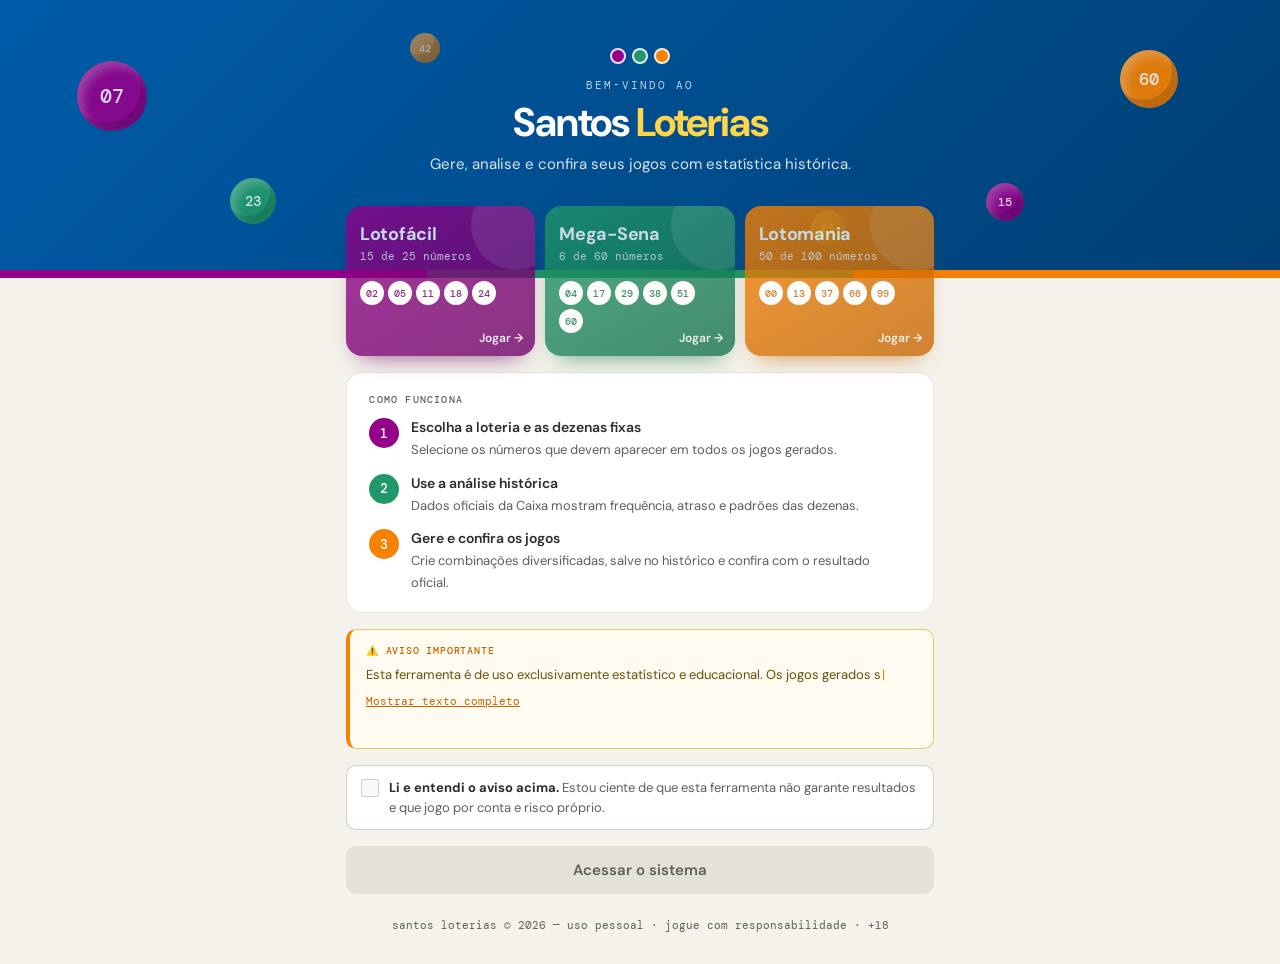
<file: paginas/megasena.html>
<!DOCTYPE html>
<html lang="pt-BR">
<head>
  <meta charset="UTF-8">
  <meta name="viewport" content="width=device-width, initial-scale=1.0">
  <title>Mega-Sena — Gerador de Desenvolvimento</title>
  <link href="https://fonts.googleapis.com/css2?family=DM+Mono:wght@400;500&family=DM+Sans:wght@400;500;600&display=swap" rel="stylesheet">
  <link rel="stylesheet" href="../assets/css/style.css">
  <link rel="stylesheet" href="../assets/css/megasena.css">
  <link rel="stylesheet" href="../assets/css/tema-loterias.css">
  <script>
    // Mostra a tela de boas-vindas se o aviso ainda não foi aceito nesta sessão
    try { if (!sessionStorage.getItem('aceite_termos')) location.replace('../index.html'); } catch (e) {}
  </script>

</head>
<body class="megasena">
  <div class="page">

    <header>
      <a class="voltar-inicio" href="../index.html">← Início</a>
      <h1>Mega-Sena</h1>
      <p>Gerador de desenvolvimento — selecione as fixas e configure o jogo</p>
    </header>

    <div class="modo-links">
            <a class="modo-link lotofacil-ativo" href="lotofacil.html">Lotofácil</a>
            <a class="modo-link megasena-ativo" href="megasena.html">Mega-Sena</a>
            <a class="modo-link lotomania-ativo" href="lotomania.html">Lotomania</a>
        </div>

    <div class="tabs">
      <button class="tab ativo" onclick="setTab('gerar', this)">Gerar jogos</button>
      <button class="tab" onclick="setTab('historico', this)">Histórico</button>
    </div>

    <!-- ABA GERAR -->
    <div class="tab-content ativo" id="tab-gerar">

      <div class="card">
        <div class="sec-label">Dezenas fixas — clique para selecionar</div>
        <div class="fixas-config">
          <div class="inp-group fixas-qtd">
            <label for="qtdFixas">Limite de fixas</label>
            <input type="number" id="qtdFixas" min="1" max="60" value="12" />
          </div>
        </div>
        <div class="grid-dez grid-mega" id="gridDez"></div>

        <div class="stats">
          <div class="stat">
            <div class="n" id="sFixas">0</div>
            <div class="l">Fixas</div>
          </div>
          <div class="stat">
            <div class="n" id="sLivres">0</div>
            <div class="l">Livres</div>
          </div>
          <div class="stat">
            <div class="n" id="sComb">—</div>
            <div class="l">Combinações</div>
          </div>
        </div>

        <div class="row2">
          <div class="inp-group">
            <label>Dezenas por jogo</label>
            <select id="selDezJogo">
              <option value="6">6 dezenas</option>
              <option value="7">7 dezenas</option>
              <option value="8">8 dezenas</option>
              <option value="9">9 dezenas</option>
              <option value="10">10 dezenas</option>
              <option value="11">11 dezenas</option>
              <option value="12">12 dezenas</option>
              <option value="13">13 dezenas</option>
              <option value="14">14 dezenas</option>
              <option value="15">15 dezenas</option>
              <option value="16">16 dezenas</option>
              <option value="17">17 dezenas</option>
              <option value="18">18 dezenas</option>
              <option value="19" selected>19 dezenas</option>
              <option value="20">20 dezenas</option>
            </select>
          </div>
          <div class="inp-group">
            <label for="selJogos">Quantidade de jogos <small>(1 a 200)</small></label>
            <input type="number" id="selJogos" class="inp-num" min="1" max="200" step="1" value="10" inputmode="numeric" placeholder="Ex.: 10">
          </div>
        </div>

        <div class="aviso" id="aviso"></div>
        <button class="btn btn-megasena" id="btnGerar">Gerar jogos</button>
      </div>

      <!-- PAINEL ESTATÍSTICAS -->
      <div class="card dicas-card" id="cardStats">
        <div class="jogos-header">
          <div>
            <div class="sec-label">Estatísticas históricas</div>
            <p class="mini-copy">Dezenas mais sorteadas na Mega-Sena com dados oficiais da CAIXA.</p>
          </div>
          <button class="btn btn-sm" id="btnAnalise" onclick="carregarAnalise()">Atualizar</button>
        </div>

        <div class="analise-status" id="analiseStatus">Clique em Atualizar para carregar os dados.</div>

        <div class="mini-stats">
          <div><strong id="dConcursos">-</strong><span>concursos</span></div>
          <div><strong id="dUltimo">-</strong><span>último</span></div>
          <div><strong id="dRecorte">-</strong><span>recorte recente</span></div>
        </div>

        <div class="odds-panel odds-mega-panel">
          <div>
            <div class="mini-label">Probabilidade real</div>
            <div class="odds-row">
              <span>Sena com 6 dezenas: <strong id="dChanceSena">-</strong></span>
              <span>Prob. por jogo: <strong id="dProbSena">-</strong></span>
            </div>
          </div>
            <div class="mini-note">Estatística ajuda a filtrar padrões; não transforma sorteio aleatório em certeza.</div>
          <div>
            <div class="mini-label">Mais quentes (recentes)</div>
            <div class="rank-dezenas compact" id="quentesRecentes"></div>
          </div>
          <div>
            <div class="mini-label">Mais atrasadas</div>
            <div class="rank-dezenas compact" id="atrasadasDezenas"></div>
          </div>
        </div>

        <div class="dica-section">
          <div class="mini-label">Padrões mais frequentes</div>
          <div class="padroes-lista" id="listaPadroes"></div>
        </div>

        <div class="dica-section">
          <div class="mini-label">Sugestão matemática</div>
          <div class="sugestao-mega" id="sugestaoMatematica">Atualize a análise para calcular.</div>
        </div>

        <button class="btn" id="btnAplicarDicas" onclick="aplicarDicas()" disabled>Aplicar fixas automáticas</button>
      </div>

      <div class="card" id="secJogos" style="display:none">
        <div class="jogos-header">
          <div class="sec-label" id="lblJogos">Jogos gerados</div>
          <button class="btn btn-sm btn-danger" onclick="limparJogos()">Limpar</button>
        </div>
        <div class="jogos-wrap" id="jogosWrap"></div>
        <div class="acoes">
          <button class="btn" id="btnCopiar" onclick="copiarJogos()">Copiar jogos</button>
          <button class="btn" id="btnSalvar" onclick="salvarHistorico()">Salvar no histórico</button>
        </div>
      </div>

    </div>

    <!-- ABA HISTÓRICO -->
    <div class="tab-content" id="tab-historico">
      <div class="card">
        <div class="jogos-header">
          <div class="sec-label">Conferência de concurso</div>
        </div>
        <div class="concurso-busca">
          <input type="number" id="inputConcurso" placeholder="Nº do concurso (ex: 2800)" min="1" />
          <button class="btn btn-sm" onclick="buscarConcursoManual()">Buscar</button>
          <button class="btn btn-sm" onclick="buscarUltimo()">Último</button>
        </div>
        <div id="concursoStatus" class="analise-status" style="display:none"></div>
      </div>
      <div class="card">
        <div class="jogos-header">
          <div class="sec-label">Histórico de jogos</div>
          <button class="btn btn-sm btn-danger" onclick="limparHistorico()">Limpar tudo</button>
        </div>
        <div id="histConteudo"></div>
      </div>
    </div>

  </div>

  <!-- MODAL DOWNLOAD -->
  <div id="modalDownload" class="modal">
    <div class="modal-content">
      <h3>Deseja baixar os jogos?</h3>
      <p>Os jogos serão salvos em um arquivo .txt</p>
      <div class="modal-buttons">
        <button class="btn btn-primary" onclick="confirmarDownload()">Sim, baixar</button>
        <button class="btn btn-secondary" onclick="fecharModal()">Não, obrigado</button>
      </div>
    </div>
  </div>

  <footer>mega-sena gerador © 2026</footer>
  <script src="../assets/js/api-loterias.js"></script>
  <script src="../assets/js/conferencia.js"></script>
  <script src="../assets/js/megasena.js"></script>
</body>
</html>
</file>
<file: style.css>
:root {
      --verde: #1D9E75;
      --verde-dark: #0F6E56;
      --roxo: #8B5CF6;
      --roxo-dark: #6D28D9;
      --orange: #F59E0B;
      --orange-dark: #D97706;
      --azul: #378ADD;
      --azul-dark: #185FA5;
      --vinho: #B12B72;
      --vinho-dark: #7C1F54;
      --bg: #F4F2EB;
      --bg2: #ECEAE2;
      --card: #FFFFFF;
      --text: #2C2C2A;
      --text2: #5F5E5A;
      --border: rgba(44, 44, 42, 0.12);
      --border2: rgba(44, 44, 42, 0.22);
      --radius: 14px;
      --radius-sm: 8px;
      --mono: 'DM Mono', monospace;
      --sans: 'DM Sans', sans-serif;
    }

    * {
      box-sizing: border-box;
      margin: 0;
      padding: 0;
    }

    body {
      font-family: var(--sans);
      background: var(--bg);
      color: var(--text);
      min-height: 100vh;
      padding: 2rem 1rem;
    }

    .page {
      max-width: 720px;
      margin: 0 auto;
    }

    .page-wide {
      max-width: 860px;
    }

    .login-page {
      min-height: 100vh;
      display: flex;
      align-items: center;
      justify-content: center;
      padding: 2rem 1rem;
    }

    .login-card {
      max-width: 420px;
      width: 100%;
    }

    .login-card input {
      width: 100%;
      padding: 10px 12px;
      border-radius: var(--radius-sm);
      border: 1px solid var(--border2);
      background: var(--bg);
      color: var(--text);
      font-family: var(--sans);
      font-size: 14px;
      outline: none;
    }

    .login-card input:focus {
      border-color: var(--verde);
    }

    header {
      margin-bottom: 2rem;
      text-align: center;
    }

    header h1 {
      font-size: 28px;
      font-weight: 600;
      letter-spacing: -0.5px;
      color: var(--text);
    }

    header p {
      font-size: 14px;
      color: var(--text2);
      margin-top: 6px;
    }

    .modo-links {
      display: flex;
      gap: 8px;
      margin-bottom: 1rem;
    }

    .modo-link {
      flex: 1;
      border: 1px solid var(--border2);
      border-radius: var(--radius-sm);
      background: var(--bg);
      color: var(--text2);
      text-decoration: none;
      text-align: center;
      padding: 9px 10px;
      font-size: 13px;
      font-weight: 500;
      transition: all .15s;
    }

    .modo-link:hover {
      background: var(--bg2);
      color: var(--text);
    }

    .modo-link.ativo {
      background: var(--verde);
      border-color: var(--verde-dark);
      color: #fff;
    }

    .modo-link.lotofacil-ativo {
      background: var(--roxo);
      border-color: var(--roxo-dark);
      color: #fff;
    }

    .modo-link.megasena-ativo {
      background: var(--verde);
      border-color: var(--verde-dark);
      color: #fff;
    }

    .modo-link.lotomania-ativo {
      background: var(--orange);
      border-color: var(--orange-dark);
      color: #fff;
    }

    .card {
      background: var(--card);
      border: 1px solid var(--border);
      border-radius: var(--radius);
      padding: 1.25rem 1.5rem;
      margin-bottom: 1rem;
    }

    .sec-label {
      font-family: var(--mono);
      font-size: 11px;
      font-weight: 500;
      letter-spacing: .1em;
      text-transform: uppercase;
      color: var(--text2);
      margin-bottom: 12px;
    }

    .sec-label-mix {
      margin-top: 16px;
    }

    /* Grade de dezenas */
    .grid-dez {
      display: flex;
      flex-wrap: wrap;
      gap: 7px;
      margin-bottom: 14px;
    }

    .fixas-config {
      display: flex;
      justify-content: flex-end;
      margin: -4px 0 12px;
    }

    .fixas-qtd {
      width: 150px;
    }

    .fixas-qtd input {
      width: 100%;
      padding: 8px 10px;
      border-radius: var(--radius-sm);
      border: 1px solid var(--border2);
      background: var(--bg);
      color: var(--text);
      font-family: var(--mono);
      font-size: 13px;
      outline: none;
    }

    .fixas-qtd input:focus {
      border-color: var(--verde);
    }

    .dez {
      width: 38px;
      height: 38px;
      border-radius: 50%;
      border: 1.5px solid var(--border2);
      background: var(--bg);
      color: var(--text2);
      font-family: var(--mono);
      font-size: 12px;
      font-weight: 500;
      cursor: pointer;
      display: flex;
      align-items: center;
      justify-content: center;
      transition: all .15s ease;
      user-select: none;
    }

    .dez:hover {
      transform: scale(1.12);
      border-color: var(--verde);
      color: var(--verde);
    }

    .dez.impar {
      background: #FFF4E6;
      border-color: #E8A24A;
      color: #8C5A0F;
    }

    .dez.par {
      background: #E8F1FB;
      border-color: #7AAEDD;
      color: #1A4D7C;
    }

    .dez.impar:hover, .dez.par:hover {
      border-color: var(--verde);
      color: var(--verde);
    }

    .dez.fixa {
      background: var(--verde);
      border-color: var(--verde-dark);
      color: #fff;
      transform: scale(1.05);
    }

    body.lotofacil .dez.fixa {
      background: var(--roxo);
      border-color: var(--roxo-dark);
      background-color: #0F6E56;
    }

    body.megasena .dez.fixa {
      background: var(--verde);
      border-color: var(--verde-dark);
    }

    body.lotomania .dez.fixa {
      background: var(--orange);
      border-color: var(--orange-dark);
    }

    .dez.mistura {
      background: var(--azul);
      border-color: var(--azul-dark);
      color: #fff;
      transform: scale(1.05);
    }

    .grid-lotomania {
      display: grid;
      grid-template-columns: repeat(10, minmax(0, 1fr));
      gap: 6px;
      margin-bottom: 14px;
    }

    .grid-lotomania .dez {
      width: 100%;
      height: auto;
      aspect-ratio: 1;
      border-radius: var(--radius-sm);
      font-size: 11px;
    }

    .dez.loto:hover {
      border-color: var(--vinho);
      color: var(--vinho);
    }

    .dez.loto.selecionada {
      background: var(--vinho);
      border-color: var(--vinho-dark);
      color: #fff;
      transform: scale(1.02);
    }

    /* Legenda */
    .legenda {
      display: flex;
      gap: 16px;
      font-size: 12px;
      color: var(--text2);
      margin-bottom: 16px;
      align-items: center;
    }

    .leg {
      display: flex;
      align-items: center;
      gap: 5px;
    }

    .leg-dot {
      width: 12px;
      height: 12px;
      border-radius: 50%;
    }

    .mini-copy {
      font-size: 12px;
      color: var(--text2);
      margin-top: -6px;
      line-height: 1.4;
    }

    .analise-status {
      font-size: 12px;
      color: var(--text2);
      background: var(--bg);
      border: 1px solid var(--border);
      border-radius: var(--radius-sm);
      padding: 8px 10px;
      margin-bottom: 10px;
    }

    .odds-panel {
      display: flex;
      justify-content: space-between;
      gap: 12px;
      background: #EEF7F3;
      border: 1px solid rgba(29, 158, 117, 0.2);
      border-radius: var(--radius-sm);
      padding: 10px 12px;
      margin-bottom: 10px;
    }

    .odds-row {
      display: flex;
      flex-wrap: wrap;
      gap: 10px;
      margin-top: 4px;
      font-size: 12px;
      color: var(--text);
    }

    .odds-row strong {
      font-family: var(--mono);
      font-weight: 500;
    }

    .mini-note {
      max-width: 160px;
      font-size: 11px;
      color: var(--text2);
      text-align: right;
      line-height: 1.35;
    }

    .mini-stats {
      display: grid;
      grid-template-columns: repeat(3, 1fr);
      gap: 8px;
      margin-bottom: 12px;
    }

    .mini-stats div {
      background: var(--bg);
      border: 1px solid var(--border);
      border-radius: var(--radius-sm);
      padding: 8px;
      text-align: center;
    }

    .mini-stats strong {
      display: block;
      font-family: var(--mono);
      font-size: 16px;
      font-weight: 500;
      color: var(--text);
    }

    .mini-stats span {
      display: block;
      margin-top: 2px;
      font-size: 10px;
      color: var(--text2);
    }

    .dica-section {
      margin-top: 12px;
    }

    .dica-grid {
      display: grid;
      grid-template-columns: 1fr 1fr;
      gap: 12px;
      margin-top: 12px;
    }

    .mini-label {
      font-family: var(--mono);
      font-size: 10px;
      font-weight: 500;
      letter-spacing: .08em;
      text-transform: uppercase;
      color: var(--text2);
      margin-bottom: 7px;
    }

    .rank-dezenas {
      display: flex;
      flex-wrap: wrap;
      gap: 6px;
    }

    .rank-pill {
      min-width: 54px;
      border: 1px solid var(--border);
      border-radius: var(--radius-sm);
      background: var(--bg);
      padding: 5px 7px;
      text-align: center;
    }

    .rank-pill strong {
      display: block;
      font-family: var(--mono);
      font-size: 13px;
      font-weight: 500;
      color: var(--azul-dark);
    }

    .rank-pill small {
      display: block;
      margin-top: 2px;
      font-size: 9px;
      color: var(--text2);
      white-space: nowrap;
    }

    .rank-dezenas.compact .rank-pill {
      min-width: 50px;
      padding: 5px 6px;
    }

    .padroes-lista {
      display: grid;
      gap: 6px;
    }

    .padrao-row {
      display: flex;
      justify-content: space-between;
      gap: 10px;
      border-bottom: 1px solid var(--border);
      padding-bottom: 6px;
      font-size: 12px;
    }

    .padrao-row strong {
      color: var(--text);
      font-weight: 500;
    }

    .padrao-row span {
      color: var(--text2);
      text-align: right;
      font-family: var(--mono);
      font-size: 10px;
    }

    .dicas-texto {
      display: grid;
      gap: 6px;
      font-size: 12px;
      line-height: 1.45;
      color: var(--text2);
      background: #E6F1FB;
      border-left: 3px solid var(--azul);
      border-radius: var(--radius-sm);
      padding: 9px 11px;
    }

    /* Stats */
    .stats {
      display: grid;
      grid-template-columns: repeat(3, 1fr);
      gap: 8px;
      margin-bottom: 16px;
    }

    .stat {
      background: var(--bg);
      border-radius: var(--radius-sm);
      padding: .75rem;
      text-align: center;
      border: 1px solid var(--border);
    }

    .stat .n {
      font-family: var(--mono);
      font-size: 22px;
      font-weight: 500;
      color: var(--text);
    }

    .stat .l {
      font-size: 11px;
      color: var(--text2);
      margin-top: 2px;
    }

    /* Controles */
    .row2 {
      display: grid;
      grid-template-columns: 1fr 1fr;
      gap: 10px;
      margin-bottom: 12px;
    }

    .inp-group {
      display: flex;
      flex-direction: column;
      gap: 5px;
    }

    .inp-group label {
      font-size: 12px;
      color: var(--text2);
      font-family: var(--mono);
    }

    select {
      padding: 8px 12px;
      border-radius: var(--radius-sm);
      border: 1px solid var(--border2);
      background: var(--bg);
      color: var(--text);
      font-family: var(--sans);
      font-size: 14px;
      cursor: pointer;
      outline: none;
      appearance: none;
      background-image: url("data:image/svg+xml,%3Csvg xmlns='http://www.w3.org/2000/svg' width='12' height='8' fill='none'%3E%3Cpath d='M1 1l5 5 5-5' stroke='%235F5E5A' stroke-width='1.5' stroke-linecap='round'/%3E%3C/svg%3E");
      background-repeat: no-repeat;
      background-position: right 12px center;
      padding-right: 32px;
    }

    select:focus {
      border-color: var(--verde);
    }

    /* Aviso */
    .aviso {
      font-size: 13px;
      color: #854F0B;
      background: #FAEEDA;
      border-radius: var(--radius-sm);
      padding: 8px 12px;
      margin-bottom: 10px;
      display: none;
      border-left: 3px solid #BA7517;
    }

    /* Botões */
    .btn {
      width: 100%;
      padding: 11px;
      border-radius: var(--radius-sm);
      border: 1px solid var(--border2);
      background: var(--bg);
      color: var(--text);
      font-family: var(--sans);
      font-size: 14px;
      font-weight: 500;
      cursor: pointer;
      transition: all .15s;
      margin-top: 6px;
   
    }

    .btn:hover {
      background: var(--bg2);
    }

    .btn:active {
      transform: scale(0.99);
    }

    .btn-primary {
      background: var(--verde);
      border-color: var(--verde-dark);
      color: #fff;
    }

    .btn-primary:hover {
      background: var(--verde-dark);
    }

    .btn-lotofacil {
      background: var(--roxo);
      border-color: var(--roxo-dark);
      color: #fff;
    }

    .btn-lotofacil:hover {
      background: var(--roxo-dark);
    }

    .btn-megasena {
      background: var(--verde);
      border-color: var(--verde-dark);
      color: #fff;
    }

    .btn-megasena:hover {
      background: var(--verde-dark);
    }

    .btn-lotomania {
      background: var(--orange);
      border-color: var(--orange-dark);
      color: #fff;
    }

    .btn-lotomania:hover {
      background: var(--orange-dark);
    }

    .btn:disabled {
      cursor: not-allowed;
      opacity: .58;
    }

    .btn-sm {
      width: auto;
      padding: 5px 14px;
      font-size: 12px;
      margin: 0;
    }

    .btn-danger {
      background: #FCEBEB;
      border-color: #F09595;
      color: #A32D2D;
    }

    .btn-danger:hover {
      background: #F7C1C1;
    }

    /* Jogos */
    .jogos-header {
      display: flex;
      align-items: center;
      justify-content: space-between;
      margin-bottom: 12px;
    }

    .jogos-wrap {
      display: flex;
      flex-direction: column;
      gap: 6px;
      max-height: 420px;
      overflow-y: auto;
      padding-right: 4px;
    }

    .jogos-wrap::-webkit-scrollbar {
      width: 4px;
    }

    .jogos-wrap::-webkit-scrollbar-track {
      background: var(--bg);
      border-radius: 2px;
    }

    .jogos-wrap::-webkit-scrollbar-thumb {
      background: var(--border2);
      border-radius: 2px;
    }

    .jogo-card {
      background: var(--bg);
      border-radius: var(--radius-sm);
      padding: 8px 12px;
      display: flex;
      align-items: center;
      gap: 8px;
      border: 1px solid var(--border);
      transition: border-color .15s;
    }

    .jogo-card:hover {
      border-color: var(--border2);
    }

    .jogo-n {
      font-family: var(--mono);
      font-size: 11px;
      color: var(--text2);
      min-width: 48px;
    }

    .bolinhas {
      display: flex;
      flex-wrap: wrap;
      gap: 3px;
    }

    .b {
      display: inline-flex;
      align-items: center;
      justify-content: center;
      width: 26px;
      height: 26px;
      border-radius: 50%;
      font-family: var(--mono);
      font-size: 10px;
      font-weight: 500;
    }

    .b-f {
      background: var(--verde);
      color: #fff;
    }

    .b-l {
      background: var(--azul);
      color: #fff;
    }

    .b-lm {
      background: var(--vinho);
      color: #fff;
    }

    .lotomania-card {
      align-items: flex-start;
    }

    .lotomania-bolas {
      flex: 1;
    }

    .lotomania-bolas .b {
      width: 24px;
      height: 24px;
      font-size: 9px;
    }

    .b-resultado {
      background: linear-gradient(135deg, var(--verde) 0%, var(--verde-dark) 100%);
      color: #fff;
      box-shadow: 0 2px 6px rgba(29, 158, 117, 0.3);
    }

    .tag {
      font-family: var(--mono);
      font-size: 10px;
      padding: 3px 8px;
      border-radius: 20px;
      background: #E6F1FB;
      color: var(--azul-dark);
      margin-left: auto;
      white-space: nowrap;
    }

    /* Botões de ação */
    .acoes {
      display: grid;
      grid-template-columns: 1fr 1fr;
      gap: 8px;
      margin-top: 10px;
    }

    .loto-actions {
      grid-template-columns: repeat(3, 1fr);
      margin-bottom: 10px;
    }

    .prob-table {
      display: grid;
      grid-template-columns: repeat(2, 1fr);
      gap: 6px;
    }

    .prob-table div {
      display: flex;
      justify-content: space-between;
      gap: 10px;
      background: var(--bg);
      border: 1px solid var(--border);
      border-radius: var(--radius-sm);
      padding: 8px 10px;
      font-size: 12px;
    }

    .prob-table strong {
      font-weight: 500;
      color: var(--text);
    }

    .prob-table span {
      font-family: var(--mono);
      font-size: 11px;
      color: var(--text2);
      white-space: nowrap;
    }

    /* Histórico */
    .hist-item {
      background: var(--bg);
      border: 1px solid var(--border);
      border-radius: var(--radius-sm);
      padding: 10px 14px;
      margin-bottom: 8px;
    }

    .hist-header {
      display: flex;
      align-items: center;
      justify-content: space-between;
      margin-bottom: 6px;
    }

    .hist-data {
      font-family: var(--mono);
      font-size: 11px;
      color: var(--text2);
    }

    .hist-badge {
      font-family: var(--mono);
      font-size: 10px;
      padding: 2px 8px;
      border-radius: 20px;
      background: #E1F5EE;
      color: var(--verde-dark);
    }

    .hist-fixas {
      font-family: var(--mono);
      font-size: 11px;
      color: var(--text2);
      margin-bottom: 4px;
    }

    .hist-jogos {
      font-family: var(--mono);
      font-size: 11px;
      color: var(--text);
      line-height: 1.8;
    }

    .tabs {
      display: flex;
      gap: 0;
      margin-bottom: 1rem;
      border: 1px solid var(--border2);
      border-radius: var(--radius-sm);
      overflow: hidden;
    }

    .tab {
      flex: 1;
      padding: 9px;
      background: var(--bg);
      border: none;
      font-family: var(--sans);
      font-size: 13px;
      font-weight: 500;
      color: var(--text2);
      cursor: pointer;
      transition: all .15s;
    }

    .tab.ativo {
      background: var(--card);
      color: var(--text);
    }

    .tab-content {
      display: none;
    }

    .tab-content.ativo {
      display: block;
    }

    footer {
      text-align: center;
      font-size: 12px;
      color: var(--text2);
      margin-top: 2rem;
      font-family: var(--mono);
    }

    /* Modal */
    .modal {
      display: none;
      position: fixed;
      top: 0;
      left: 0;
      width: 100%;
      height: 100%;
      background: rgba(0, 0, 0, 0.5);
      z-index: 1000;
      align-items: center;
      justify-content: center;
    }

    .modal.ativa {
      display: flex;
    }

    .modal-content {
      background: var(--card);
      border-radius: var(--radius);
      padding: 2rem 1.5rem;
      max-width: 380px;
      width: 90%;
      box-shadow: 0 10px 40px rgba(0, 0, 0, 0.2);
      animation: slideIn 0.3s ease;
    }

    @keyframes slideIn {
      from {
        transform: translateY(-20px);
        opacity: 0;
      }
      to {
        transform: translateY(0);
        opacity: 1;
      }
    }

    .modal-content h3 {
      font-size: 18px;
      font-weight: 600;
      margin-bottom: 8px;
      color: var(--text);
    }

    .modal-content p {
      font-size: 13px;
      color: var(--text2);
      margin-bottom: 1.5rem;
    }

    .modal-buttons {
      display: grid;
      grid-template-columns: 1fr 1fr;
      gap: 10px;
    }

    .btn-secondary {
      background: var(--bg);
      border-color: var(--border2);
      color: var(--text);
    }

    .btn-secondary:hover {
      background: var(--bg2);
    }

    @media (max-width: 480px) {
      .row2 {
        grid-template-columns: 1fr;
      }

      .stats {
        grid-template-columns: repeat(3, 1fr);
      }

      .acoes {
        grid-template-columns: 1fr;
      }

      .loto-actions,
      .prob-table {
        grid-template-columns: 1fr;
      }

      .grid-lotomania {
        gap: 4px;
      }

      .grid-lotomania .dez {
        font-size: 10px;
        border-radius: 6px;
      }

      .odds-panel,
      .dica-grid {
        grid-template-columns: 1fr;
        display: grid;
      }

      .mini-note {
        max-width: none;
        text-align: left;
      }

      .dez {
        width: 34px;
        height: 34px;
        font-size: 11px;
      }

      .b {
        width: 22px;
        height: 22px;
        font-size: 9px;
      }

      .modal-buttons {
        grid-template-columns: 1fr;
      }
    }

    /* Conferência de resultados */
    .hist-resultado {
      background: #1a1a2e;
      border-radius: var(--radius-sm);
      padding: 12px 14px;
      margin-bottom: 14px;
      display: flex;
      flex-direction: column;
      gap: 8px;
    }

    .hist-resultado-label {
      font-family: var(--mono);
      font-size: 11px;
      color: #aaa;
      text-transform: uppercase;
      letter-spacing: 0.05em;
    }

    .hist-resultado-dez {
      display: flex;
      flex-wrap: wrap;
      gap: 4px;
    }

    .dez-inline {
      font-family: var(--mono);
      font-size: 11px;
      font-weight: 500;
      width: 26px;
      height: 26px;
      border-radius: 50%;
      display: inline-flex;
      align-items: center;
      justify-content: center;
      background: var(--bg2);
      color: var(--text2);
      border: 1px solid var(--border);
    }

    .dez-sorteada {
      background: #f0c040;
      color: #3a2800;
      border-color: #c9980a;
      font-weight: 600;
    }

    .dez-hit {
      background: var(--verde);
      color: #fff;
      border-color: var(--verde-dark);
      font-weight: 600;
    }

    .hist-jogos-lista {
      display: flex;
      flex-direction: column;
      gap: 5px;
      margin-top: 6px;
    }

    .hist-jogo-row {
      display: flex;
      align-items: center;
      gap: 8px;
      flex-wrap: wrap;
    }

    .hist-jogo-num {
      font-family: var(--mono);
      font-size: 10px;
      color: var(--text2);
      min-width: 42px;
    }

    .hist-dez-wrap {
      display: flex;
      flex-wrap: wrap;
      gap: 3px;
      flex: 1;
    }

    .acerto-badge {
      font-family: var(--mono);
      font-size: 10px;
      font-weight: 600;
      padding: 2px 7px;
      border-radius: 20px;
      background: var(--bg2);
      color: var(--text2);
      white-space: nowrap;
    }

    .acerto-13 { background: #FFF4E6; color: #8C5A0F; }
    .acerto-14 { background: #E8F1FB; color: #1A4D7C; }
    .acerto-15 { background: var(--verde); color: #fff; }
    .acerto-ok { background: var(--bg2); color: var(--text2); }

    /* Cartão 5x5 */
    .cartao-grid {
      display: grid;
      grid-template-columns: repeat(5, 1fr);
      gap: 4px;
      width: 100%;
    }

    .cartao-cel {
      aspect-ratio: 1;
      border-radius: 6px;
      font-family: var(--mono);
      font-size: 11px;
      font-weight: 500;
      display: flex;
      align-items: center;
      justify-content: center;
      background: var(--bg2);
      color: var(--border2);
      border: 1.5px solid var(--border);
      transition: all .1s;
    }

    .cartao-marcado {
      background: #E8F1FB;
      color: #1A4D7C;
      border-color: #7AAEDD;
      font-weight: 600;
    }

    .cartao-fixa {
      background: var(--verde);
      color: #fff;
      border-color: var(--verde-dark);
      font-weight: 700;
    }

    .cartao-acerto {
      background: var(--verde);
      color: #fff;
      border-color: var(--verde-dark);
      font-weight: 700;
      box-shadow: 0 0 0 2px rgba(29,158,117,0.3);
    }

    .cartao-sorteada-miss {
      background: #FFF4E6;
      color: #8C5A0F;
      border-color: #E8A24A;
    }

    .jogo-card-cartao {
      flex-direction: column;
      align-items: stretch;
      gap: 8px;
      padding: 10px 12px;
    }

    .jogo-card-header {
      display: flex;
      align-items: center;
      justify-content: space-between;
    }

    .hist-jogo-cartao {
      background: var(--card);
      border: 1px solid var(--border);
      border-radius: var(--radius-sm);
      padding: 10px 12px;
      display: flex;
      flex-direction: column;
      gap: 8px;
    }

    .hist-jogo-cartao-header {
      display: flex;
      align-items: center;
      justify-content: space-between;
    }

    .hist-jogos-lista {
      display: flex;
      flex-direction: column;
      gap: 8px;
      margin-top: 6px;
    }

    /* Busca de concurso */
    .concurso-busca {
      display: flex;
      gap: 8px;
      align-items: center;
      margin-top: 4px;
    }

    .concurso-busca input {
      flex: 1;
      padding: 8px 12px;
      border-radius: var(--radius-sm);
      border: 1px solid var(--border2);
      background: var(--bg);
      color: var(--text);
      font-family: var(--mono);
      font-size: 13px;
      outline: none;
      min-width: 0;
    }

    .concurso-busca input:focus {
      border-color: var(--verde);
    }

    .concurso-busca input::-webkit-inner-spin-button,
    .concurso-busca input::-webkit-outer-spin-button {
      opacity: 1;
    }




    
        /* ---- Metodologia 29+63 ---- */
        .metod-fixas-wrap {
            display: flex;
            flex-wrap: wrap;
            gap: 4px;
            margin: 8px 0 12px;
        }
        .metod-grupos-grid {
            display: grid;
            grid-template-columns: repeat(auto-fill, minmax(130px, 1fr));
            gap: 8px;
            margin: 8px 0;
        }
        .grupo-card {
            border: 1px solid var(--border);
            border-radius: var(--radius-sm);
            padding: 8px 10px;
            background: var(--bg);
        }
        .grupo-header {
            display: flex;
            align-items: center;
            justify-content: space-between;
            margin-bottom: 6px;
        }
        .grupo-label {
            font-family: var(--mono);
            font-size: 10px;
            font-weight: 500;
            letter-spacing: .08em;
            text-transform: uppercase;
            color: var(--text2);
        }
        .grupo-dez {
            display: flex;
            flex-wrap: wrap;
            gap: 3px;
        }
        /* variáveis — clicáveis, 4 cores cíclicas usando variáveis do sistema */
        .b-var {
            cursor: pointer;
            transition: transform .12s, opacity .12s;
        }
        .b-var:hover {
            transform: scale(1.12);
            opacity: .85;
        }
        .b-grupo-0 { background: var(--azul);   color: #fff; }
        .b-grupo-1 { background: var(--roxo);   color: #fff; }
        .b-grupo-2 { background: var(--verde);  color: #fff; }
        .b-grupo-3 { background: var(--vinho);  color: #fff; }
        /* fixas na metodologia usam a cor lotomania (orange) */
        body.lotomania #metodFixasWrap .b-f {
            background: var(--orange);
            color: #fff;
        }
        .metod-info {
            font-size: 12px;
            color: var(--text2);
            line-height: 1.5;
            margin: 4px 0 8px;
        }
        #metodStatus {
            font-size: 12px;
            color: var(--text2);
            background: var(--bg);
            border: 1px solid var(--border);
            border-radius: var(--radius-sm);
            padding: 8px 10px;
            margin-bottom: 10px;
        }
        @media (max-width: 480px) {
            .metod-grupos-grid {
                grid-template-columns: repeat(3, 1fr);
            }
        }

        /* === Otimizador de score === */
        .otim-metricas { display: grid; grid-template-columns: 1fr 1fr; gap: 8px; margin: 10px 0 12px; }
        .otim-metrica { background: var(--bg); border: 1px solid var(--border); border-radius: var(--radius-sm); padding: 10px 12px; }
        .otim-metrica.otim-ganho { background: #EEF7F3; border-color: rgba(29,158,117,0.3); }
        .otim-val { display: block; font-family: var(--mono); font-size: 20px; font-weight: 500; color: var(--text); }
        .otim-label { display: block; font-size: 11px; color: var(--text2); margin-top: 2px; }
        .otim-dist { display: grid; gap: 5px; margin-top: 8px; }
        .otim-dist-row { display: flex; align-items: center; gap: 8px; }
        .otim-dist-label { font-family: var(--mono); font-size: 11px; color: var(--text2); min-width: 38px; }
        .otim-bar-wrap { flex: 1; height: 6px; border-radius: 3px; background: var(--border); overflow: hidden; }
        .otim-bar { height: 100%; border-radius: 3px; transition: width .4s; }
        .fill-verde { background: var(--verde); }
        .fill-orange { background: var(--orange); }
        .fill-cinza { background: var(--text2); opacity: .45; }
        .otim-dist-pct { font-family: var(--mono); font-size: 11px; color: var(--text2); min-width: 36px; text-align: right; }
        #otimStatus { font-size: 12px; color: var(--text2); background: var(--bg); border: 1px solid var(--border); border-radius: var(--radius-sm); padding: 8px 10px; margin: 8px 0; }
        /* === Painel fixas metodologia === */
        .metod-fixas-panel { background: var(--bg); border: 1px solid var(--border); border-radius: var(--radius-sm); padding: 10px 12px; margin: 10px 0; }
        .metod-fixas-opcoes { display: flex; gap: 6px; flex-wrap: wrap; margin-top: 8px; }
        .fixas-opcao { flex: 1; min-width: 120px; background: var(--card); border: 1px solid var(--border2); border-radius: var(--radius-sm); padding: 8px 10px; cursor: pointer; transition: all .15s; text-align: center; }
        .fixas-opcao:hover { border-color: var(--orange); }
        .fixas-opcao.selecionada { border-color: var(--orange); background: #FEF3DB; }
        .fixas-opcao-titulo { font-family: var(--mono); font-size: 10px; font-weight: 500; letter-spacing: .06em; text-transform: uppercase; color: var(--text2); }
        .fixas-opcao-dez { display: flex; flex-wrap: wrap; gap: 3px; margin-top: 6px; justify-content: center; }
</file>
<file: assets/css/style.css>
:root {
      --verde: #1D9E75;
      --verde-dark: #0F6E56;
      --roxo: #8B5CF6;
      --roxo-dark: #6D28D9;
      --orange: #F59E0B;
      --orange-dark: #D97706;
      --azul: #378ADD;
      --azul-dark: #185FA5;
      --vinho: #B12B72;
      --vinho-dark: #7C1F54;
      --bg: #F4F2EB;
      --bg2: #ECEAE2;
      --card: #FFFFFF;
      --text: #2C2C2A;
      --text2: #5F5E5A;
      --border: rgba(44, 44, 42, 0.12);
      --border2: rgba(44, 44, 42, 0.22);
      --radius: 14px;
      --radius-sm: 8px;
      --mono: 'DM Mono', monospace;
      --sans: 'DM Sans', sans-serif;
    }

    * {
      box-sizing: border-box;
      margin: 0;
      padding: 0;
    }

    body {
      font-family: var(--sans);
      background: var(--bg);
      color: var(--text);
      min-height: 100vh;
      padding: 2rem 1rem;
    }

    .page {
      max-width: 720px;
      margin: 0 auto;
    }

    .page-wide {
      max-width: 860px;
    }

    .login-page {
      min-height: 100vh;
      display: flex;
      align-items: center;
      justify-content: center;
      padding: 2rem 1rem;
    }

    .login-card {
      max-width: 420px;
      width: 100%;
    }

    .login-card input {
      width: 100%;
      padding: 10px 12px;
      border-radius: var(--radius-sm);
      border: 1px solid var(--border2);
      background: var(--bg);
      color: var(--text);
      font-family: var(--sans);
      font-size: 14px;
      outline: none;
    }

    .login-card input:focus {
      border-color: var(--verde);
    }

    header {
      margin-bottom: 2rem;
      text-align: center;
    }

    header h1 {
      font-size: 28px;
      font-weight: 600;
      letter-spacing: -0.5px;
      color: var(--text);
    }

    header p {
      font-size: 14px;
      color: var(--text2);
      margin-top: 6px;
    }

    .modo-links {
      display: flex;
      gap: 8px;
      margin-bottom: 1rem;
    }

    .modo-link {
      flex: 1;
      border: 1px solid var(--border2);
      border-radius: var(--radius-sm);
      background: var(--bg);
      color: var(--text2);
      text-decoration: none;
      text-align: center;
      padding: 9px 10px;
      font-size: 13px;
      font-weight: 500;
      transition: all .15s;
    }

    .modo-link:hover {
      background: var(--bg2);
      color: var(--text);
    }

    .modo-link.ativo {
      background: var(--verde);
      border-color: var(--verde-dark);
      color: #fff;
    }

    .modo-link.lotofacil-ativo {
      background: var(--roxo);
      border-color: var(--roxo-dark);
      color: #fff;
    }

    .modo-link.megasena-ativo {
      background: var(--verde);
      border-color: var(--verde-dark);
      color: #fff;
    }

    .modo-link.lotomania-ativo {
      background: var(--orange);
      border-color: var(--orange-dark);
      color: #fff;
    }

    .card {
      background: var(--card);
      border: 1px solid var(--border);
      border-radius: var(--radius);
      padding: 1.25rem 1.5rem;
      margin-bottom: 1rem;
    }

    .sec-label {
      font-family: var(--mono);
      font-size: 11px;
      font-weight: 500;
      letter-spacing: .1em;
      text-transform: uppercase;
      color: var(--text2);
      margin-bottom: 12px;
    }

    .sec-label-mix {
      margin-top: 16px;
    }

    /* Grade de dezenas */
    .grid-dez {
      display: flex;
      flex-wrap: wrap;
      gap: 7px;
      margin-bottom: 14px;
    }

    .fixas-config {
      display: flex;
      justify-content: flex-end;
      margin: -4px 0 12px;
    }

    .fixas-qtd {
      width: 150px;
    }

    .fixas-qtd input {
      width: 100%;
      padding: 8px 10px;
      border-radius: var(--radius-sm);
      border: 1px solid var(--border2);
      background: var(--bg);
      color: var(--text);
      font-family: var(--mono);
      font-size: 13px;
      outline: none;
    }

    .fixas-qtd input:focus {
      border-color: var(--verde);
    }

    .dez {
      width: 38px;
      height: 38px;
      border-radius: 50%;
      border: 1.5px solid var(--border2);
      background: var(--bg);
      color: var(--text2);
      font-family: var(--mono);
      font-size: 12px;
      font-weight: 500;
      cursor: pointer;
      display: flex;
      align-items: center;
      justify-content: center;
      transition: all .15s ease;
      user-select: none;
    }

    .dez:hover {
      transform: scale(1.12);
      border-color: var(--verde);
      color: var(--verde);
    }

    .dez.impar {
      background: #FFF4E6;
      border-color: #E8A24A;
      color: #8C5A0F;
    }

    .dez.par {
      background: #E8F1FB;
      border-color: #7AAEDD;
      color: #1A4D7C;
    }

    .dez.impar:hover, .dez.par:hover {
      border-color: var(--verde);
      color: var(--verde);
    }

    .dez.fixa {
      background: var(--verde);
      border-color: var(--verde-dark);
      color: #fff;
      transform: scale(1.05);
    }

    body.lotofacil .dez.fixa {
      background: var(--roxo);
      border-color: var(--roxo-dark);
      background-color: #0F6E56;
    }

    body.megasena .dez.fixa {
      background: var(--verde);
      border-color: var(--verde-dark);
    }

    body.lotomania .dez.fixa {
      background: var(--orange);
      border-color: var(--orange-dark);
    }

    .dez.mistura {
      background: var(--azul);
      border-color: var(--azul-dark);
      color: #fff;
      transform: scale(1.05);
    }

    .grid-lotomania {
      display: grid;
      grid-template-columns: repeat(10, minmax(0, 1fr));
      gap: 6px;
      margin-bottom: 14px;
    }

    .grid-lotomania .dez {
      width: 100%;
      height: auto;
      aspect-ratio: 1;
      border-radius: var(--radius-sm);
      font-size: 11px;
    }

    .dez.loto:hover {
      border-color: var(--vinho);
      color: var(--vinho);
    }

    .dez.loto.selecionada {
      background: var(--vinho);
      border-color: var(--vinho-dark);
      color: #fff;
      transform: scale(1.02);
    }

    /* Legenda */
    .legenda {
      display: flex;
      gap: 16px;
      font-size: 12px;
      color: var(--text2);
      margin-bottom: 16px;
      align-items: center;
    }

    .leg {
      display: flex;
      align-items: center;
      gap: 5px;
    }

    .leg-dot {
      width: 12px;
      height: 12px;
      border-radius: 50%;
    }

    .mini-copy {
      font-size: 12px;
      color: var(--text2);
      margin-top: -6px;
      line-height: 1.4;
    }

    .analise-status {
      font-size: 12px;
      color: var(--text2);
      background: var(--bg);
      border: 1px solid var(--border);
      border-radius: var(--radius-sm);
      padding: 8px 10px;
      margin-bottom: 10px;
    }

    .odds-panel {
      display: flex;
      justify-content: space-between;
      gap: 12px;
      background: #EEF7F3;
      border: 1px solid rgba(29, 158, 117, 0.2);
      border-radius: var(--radius-sm);
      padding: 10px 12px;
      margin-bottom: 10px;
    }

    .odds-row {
      display: flex;
      flex-wrap: wrap;
      gap: 10px;
      margin-top: 4px;
      font-size: 12px;
      color: var(--text);
    }

    .odds-row strong {
      font-family: var(--mono);
      font-weight: 500;
    }

    .mini-note {
      max-width: 160px;
      font-size: 11px;
      color: var(--text2);
      text-align: right;
      line-height: 1.35;
    }

    .mini-stats {
      display: grid;
      grid-template-columns: repeat(3, 1fr);
      gap: 8px;
      margin-bottom: 12px;
    }

    .mini-stats div {
      background: var(--bg);
      border: 1px solid var(--border);
      border-radius: var(--radius-sm);
      padding: 8px;
      text-align: center;
    }

    .mini-stats strong {
      display: block;
      font-family: var(--mono);
      font-size: 16px;
      font-weight: 500;
      color: var(--text);
    }

    .mini-stats span {
      display: block;
      margin-top: 2px;
      font-size: 10px;
      color: var(--text2);
    }

    .dica-section {
      margin-top: 12px;
    }

    .dica-grid {
      display: grid;
      grid-template-columns: 1fr 1fr;
      gap: 12px;
      margin-top: 12px;
    }

    .mini-label {
      font-family: var(--mono);
      font-size: 10px;
      font-weight: 500;
      letter-spacing: .08em;
      text-transform: uppercase;
      color: var(--text2);
      margin-bottom: 7px;
    }

    .rank-dezenas {
      display: flex;
      flex-wrap: wrap;
      gap: 6px;
    }

    .rank-pill {
      min-width: 54px;
      border: 1px solid var(--border);
      border-radius: var(--radius-sm);
      background: var(--bg);
      padding: 5px 7px;
      text-align: center;
    }

    .rank-pill strong {
      display: block;
      font-family: var(--mono);
      font-size: 13px;
      font-weight: 500;
      color: var(--azul-dark);
    }

    .rank-pill small {
      display: block;
      margin-top: 2px;
      font-size: 9px;
      color: var(--text2);
      white-space: nowrap;
    }

    .rank-dezenas.compact .rank-pill {
      min-width: 50px;
      padding: 5px 6px;
    }

    .padroes-lista {
      display: grid;
      gap: 6px;
    }

    .padrao-row {
      display: flex;
      justify-content: space-between;
      gap: 10px;
      border-bottom: 1px solid var(--border);
      padding-bottom: 6px;
      font-size: 12px;
    }

    .padrao-row strong {
      color: var(--text);
      font-weight: 500;
    }

    .padrao-row span {
      color: var(--text2);
      text-align: right;
      font-family: var(--mono);
      font-size: 10px;
    }

    .dicas-texto {
      display: grid;
      gap: 6px;
      font-size: 12px;
      line-height: 1.45;
      color: var(--text2);
      background: #E6F1FB;
      border-left: 3px solid var(--azul);
      border-radius: var(--radius-sm);
      padding: 9px 11px;
    }

    /* Stats */
    .stats {
      display: grid;
      grid-template-columns: repeat(3, 1fr);
      gap: 8px;
      margin-bottom: 16px;
    }

    .stat {
      background: var(--bg);
      border-radius: var(--radius-sm);
      padding: .75rem;
      text-align: center;
      border: 1px solid var(--border);
    }

    .stat .n {
      font-family: var(--mono);
      font-size: 22px;
      font-weight: 500;
      color: var(--text);
    }

    .stat .l {
      font-size: 11px;
      color: var(--text2);
      margin-top: 2px;
    }

    /* Controles */
    .row2 {
      display: grid;
      grid-template-columns: 1fr 1fr;
      gap: 10px;
      margin-bottom: 12px;
    }

    .inp-group {
      display: flex;
      flex-direction: column;
      gap: 5px;
    }

    .inp-group label {
      font-size: 12px;
      color: var(--text2);
      font-family: var(--mono);
    }

    select {
      padding: 8px 12px;
      border-radius: var(--radius-sm);
      border: 1px solid var(--border2);
      background: var(--bg);
      color: var(--text);
      font-family: var(--sans);
      font-size: 14px;
      cursor: pointer;
      outline: none;
      appearance: none;
      background-image: url("data:image/svg+xml,%3Csvg xmlns='http://www.w3.org/2000/svg' width='12' height='8' fill='none'%3E%3Cpath d='M1 1l5 5 5-5' stroke='%235F5E5A' stroke-width='1.5' stroke-linecap='round'/%3E%3C/svg%3E");
      background-repeat: no-repeat;
      background-position: right 12px center;
      padding-right: 32px;
    }

    select:focus {
      border-color: var(--verde);
    }

    /* Aviso */
    .aviso {
      font-size: 13px;
      color: #854F0B;
      background: #FAEEDA;
      border-radius: var(--radius-sm);
      padding: 8px 12px;
      margin-bottom: 10px;
      display: none;
      border-left: 3px solid #BA7517;
    }

    /* Botões */
    .btn {
      width: 100%;
      padding: 11px;
      border-radius: var(--radius-sm);
      border: 1px solid var(--border2);
      background: var(--bg);
      color: var(--text);
      font-family: var(--sans);
      font-size: 14px;
      font-weight: 500;
      cursor: pointer;
      transition: all .15s;
      margin-top: 6px;
   
    }

    .btn:hover {
      background: var(--bg2);
    }

    .btn:active {
      transform: scale(0.99);
    }

    .btn-primary {
      background: var(--verde);
      border-color: var(--verde-dark);
      color: #fff;
    }

    .btn-primary:hover {
      background: var(--verde-dark);
    }

    .btn-lotofacil {
      background: var(--roxo);
      border-color: var(--roxo-dark);
      color: #fff;
    }

    .btn-lotofacil:hover {
      background: var(--roxo-dark);
    }

    .btn-megasena {
      background: var(--verde);
      border-color: var(--verde-dark);
      color: #fff;
    }

    .btn-megasena:hover {
      background: var(--verde-dark);
    }

    .btn-lotomania {
      background: var(--orange);
      border-color: var(--orange-dark);
      color: #fff;
    }

    .btn-lotomania:hover {
      background: var(--orange-dark);
    }

    .btn:disabled {
      cursor: not-allowed;
      opacity: .58;
    }

    .btn-sm {
      width: auto;
      padding: 5px 14px;
      font-size: 12px;
      margin: 0;
    }

    .btn-danger {
      background: #FCEBEB;
      border-color: #F09595;
      color: #A32D2D;
    }

    .btn-danger:hover {
      background: #F7C1C1;
    }

    /* Jogos */
    .jogos-header {
      display: flex;
      align-items: center;
      justify-content: space-between;
      margin-bottom: 12px;
    }

    .jogos-wrap {
      display: flex;
      flex-direction: column;
      gap: 6px;
      max-height: 420px;
      overflow-y: auto;
      padding-right: 4px;
    }

    .jogos-wrap::-webkit-scrollbar {
      width: 4px;
    }

    .jogos-wrap::-webkit-scrollbar-track {
      background: var(--bg);
      border-radius: 2px;
    }

    .jogos-wrap::-webkit-scrollbar-thumb {
      background: var(--border2);
      border-radius: 2px;
    }

    .jogo-card {
      background: var(--bg);
      border-radius: var(--radius-sm);
      padding: 8px 12px;
      display: flex;
      align-items: center;
      gap: 8px;
      border: 1px solid var(--border);
      transition: border-color .15s;
    }

    .jogo-card:hover {
      border-color: var(--border2);
    }

    .jogo-n {
      font-family: var(--mono);
      font-size: 11px;
      color: var(--text2);
      min-width: 48px;
    }

    .bolinhas {
      display: flex;
      flex-wrap: wrap;
      gap: 3px;
    }

    .b {
      display: inline-flex;
      align-items: center;
      justify-content: center;
      width: 26px;
      height: 26px;
      border-radius: 50%;
      font-family: var(--mono);
      font-size: 10px;
      font-weight: 500;
    }

    .b-f {
      background: var(--verde);
      color: #fff;
    }

    .b-l {
      background: var(--azul);
      color: #fff;
    }

    .b-lm {
      background: var(--vinho);
      color: #fff;
    }

    .lotomania-card {
      align-items: flex-start;
    }

    .lotomania-bolas {
      flex: 1;
    }

    .lotomania-bolas .b {
      width: 24px;
      height: 24px;
      font-size: 9px;
    }

    .b-resultado {
      background: linear-gradient(135deg, var(--verde) 0%, var(--verde-dark) 100%);
      color: #fff;
      box-shadow: 0 2px 6px rgba(29, 158, 117, 0.3);
    }

    .tag {
      font-family: var(--mono);
      font-size: 10px;
      padding: 3px 8px;
      border-radius: 20px;
      background: #E6F1FB;
      color: var(--azul-dark);
      margin-left: auto;
      white-space: nowrap;
    }

    /* Botões de ação */
    .acoes {
      display: grid;
      grid-template-columns: 1fr 1fr;
      gap: 8px;
      margin-top: 10px;
    }

    .loto-actions {
      grid-template-columns: repeat(3, 1fr);
      margin-bottom: 10px;
    }

    .prob-table {
      display: grid;
      grid-template-columns: repeat(2, 1fr);
      gap: 6px;
    }

    .prob-table div {
      display: flex;
      justify-content: space-between;
      gap: 10px;
      background: var(--bg);
      border: 1px solid var(--border);
      border-radius: var(--radius-sm);
      padding: 8px 10px;
      font-size: 12px;
    }

    .prob-table strong {
      font-weight: 500;
      color: var(--text);
    }

    .prob-table span {
      font-family: var(--mono);
      font-size: 11px;
      color: var(--text2);
      white-space: nowrap;
    }

    /* Histórico */
    .hist-item {
      background: var(--bg);
      border: 1px solid var(--border);
      border-radius: var(--radius-sm);
      padding: 10px 14px;
      margin-bottom: 8px;
    }

    .hist-header {
      display: flex;
      align-items: center;
      justify-content: space-between;
      margin-bottom: 6px;
    }

    .hist-data {
      font-family: var(--mono);
      font-size: 11px;
      color: var(--text2);
    }

    .hist-badge {
      font-family: var(--mono);
      font-size: 10px;
      padding: 2px 8px;
      border-radius: 20px;
      background: #E1F5EE;
      color: var(--verde-dark);
    }

    .hist-fixas {
      font-family: var(--mono);
      font-size: 11px;
      color: var(--text2);
      margin-bottom: 4px;
    }

    .hist-jogos {
      font-family: var(--mono);
      font-size: 11px;
      color: var(--text);
      line-height: 1.8;
    }

    .tabs {
      display: flex;
      gap: 0;
      margin-bottom: 1rem;
      border: 1px solid var(--border2);
      border-radius: var(--radius-sm);
      overflow: hidden;
    }

    .tab {
      flex: 1;
      padding: 9px;
      background: var(--bg);
      border: none;
      font-family: var(--sans);
      font-size: 13px;
      font-weight: 500;
      color: var(--text2);
      cursor: pointer;
      transition: all .15s;
    }

    .tab.ativo {
      background: var(--card);
      color: var(--text);
    }

    .tab-content {
      display: none;
    }

    .tab-content.ativo {
      display: block;
    }

    footer {
      text-align: center;
      font-size: 12px;
      color: var(--text2);
      margin-top: 2rem;
      font-family: var(--mono);
    }

    /* Modal */
    .modal {
      display: none;
      position: fixed;
      top: 0;
      left: 0;
      width: 100%;
      height: 100%;
      background: rgba(0, 0, 0, 0.5);
      z-index: 1000;
      align-items: center;
      justify-content: center;
    }

    .modal.ativa {
      display: flex;
    }

    .modal-content {
      background: var(--card);
      border-radius: var(--radius);
      padding: 2rem 1.5rem;
      max-width: 380px;
      width: 90%;
      box-shadow: 0 10px 40px rgba(0, 0, 0, 0.2);
      animation: slideIn 0.3s ease;
    }

    @keyframes slideIn {
      from {
        transform: translateY(-20px);
        opacity: 0;
      }
      to {
        transform: translateY(0);
        opacity: 1;
      }
    }

    .modal-content h3 {
      font-size: 18px;
      font-weight: 600;
      margin-bottom: 8px;
      color: var(--text);
    }

    .modal-content p {
      font-size: 13px;
      color: var(--text2);
      margin-bottom: 1.5rem;
    }

    .modal-buttons {
      display: grid;
      grid-template-columns: 1fr 1fr;
      gap: 10px;
    }

    .btn-secondary {
      background: var(--bg);
      border-color: var(--border2);
      color: var(--text);
    }

    .btn-secondary:hover {
      background: var(--bg2);
    }

    @media (max-width: 480px) {
      .row2 {
        grid-template-columns: 1fr;
      }

      .stats {
        grid-template-columns: repeat(3, 1fr);
      }

      .acoes {
        grid-template-columns: 1fr;
      }

      .loto-actions,
      .prob-table {
        grid-template-columns: 1fr;
      }

      .grid-lotomania {
        gap: 4px;
      }

      .grid-lotomania .dez {
        font-size: 10px;
        border-radius: 6px;
      }

      .odds-panel,
      .dica-grid {
        grid-template-columns: 1fr;
        display: grid;
      }

      .mini-note {
        max-width: none;
        text-align: left;
      }

      .dez {
        width: 34px;
        height: 34px;
        font-size: 11px;
      }

      .b {
        width: 22px;
        height: 22px;
        font-size: 9px;
      }

      .modal-buttons {
        grid-template-columns: 1fr;
      }
    }

    /* Conferência de resultados */
    .hist-resultado {
      background: #1a1a2e;
      border-radius: var(--radius-sm);
      padding: 12px 14px;
      margin-bottom: 14px;
      display: flex;
      flex-direction: column;
      gap: 8px;
    }

    .hist-resultado-label {
      font-family: var(--mono);
      font-size: 11px;
      color: #aaa;
      text-transform: uppercase;
      letter-spacing: 0.05em;
    }

    .hist-resultado-dez {
      display: flex;
      flex-wrap: wrap;
      gap: 4px;
    }

    .dez-inline {
      font-family: var(--mono);
      font-size: 11px;
      font-weight: 500;
      width: 26px;
      height: 26px;
      border-radius: 50%;
      display: inline-flex;
      align-items: center;
      justify-content: center;
      background: var(--bg2);
      color: var(--text2);
      border: 1px solid var(--border);
    }

    .dez-sorteada {
      background: #f0c040;
      color: #3a2800;
      border-color: #c9980a;
      font-weight: 600;
    }

    .dez-hit {
      background: var(--verde);
      color: #fff;
      border-color: var(--verde-dark);
      font-weight: 600;
    }

    .hist-jogos-lista {
      display: flex;
      flex-direction: column;
      gap: 5px;
      margin-top: 6px;
    }

    .hist-jogo-row {
      display: flex;
      align-items: center;
      gap: 8px;
      flex-wrap: wrap;
    }

    .hist-jogo-num {
      font-family: var(--mono);
      font-size: 10px;
      color: var(--text2);
      min-width: 42px;
    }

    .hist-dez-wrap {
      display: flex;
      flex-wrap: wrap;
      gap: 3px;
      flex: 1;
    }

    .acerto-badge {
      font-family: var(--mono);
      font-size: 10px;
      font-weight: 600;
      padding: 2px 7px;
      border-radius: 20px;
      background: var(--bg2);
      color: var(--text2);
      white-space: nowrap;
    }

    .acerto-13 { background: #FFF4E6; color: #8C5A0F; }
    .acerto-14 { background: #E8F1FB; color: #1A4D7C; }
    .acerto-15 { background: var(--verde); color: #fff; }
    .acerto-ok { background: var(--bg2); color: var(--text2); }

    /* Cartão 5x5 */
    .cartao-grid {
      display: grid;
      grid-template-columns: repeat(5, 1fr);
      gap: 4px;
      width: 100%;
    }

    .cartao-cel {
      aspect-ratio: 1;
      border-radius: 6px;
      font-family: var(--mono);
      font-size: 11px;
      font-weight: 500;
      display: flex;
      align-items: center;
      justify-content: center;
      background: var(--bg2);
      color: var(--border2);
      border: 1.5px solid var(--border);
      transition: all .1s;
    }

    .cartao-marcado {
      background: #E8F1FB;
      color: #1A4D7C;
      border-color: #7AAEDD;
      font-weight: 600;
    }

    .cartao-fixa {
      background: var(--verde);
      color: #fff;
      border-color: var(--verde-dark);
      font-weight: 700;
    }

    .cartao-acerto {
      background: var(--verde);
      color: #fff;
      border-color: var(--verde-dark);
      font-weight: 700;
      box-shadow: 0 0 0 2px rgba(29,158,117,0.3);
    }

    .cartao-sorteada-miss {
      background: #FFF4E6;
      color: #8C5A0F;
      border-color: #E8A24A;
    }

    .jogo-card-cartao {
      flex-direction: column;
      align-items: stretch;
      gap: 8px;
      padding: 10px 12px;
    }

    .jogo-card-header {
      display: flex;
      align-items: center;
      justify-content: space-between;
    }

    .hist-jogo-cartao {
      background: var(--card);
      border: 1px solid var(--border);
      border-radius: var(--radius-sm);
      padding: 10px 12px;
      display: flex;
      flex-direction: column;
      gap: 8px;
    }

    .hist-jogo-cartao-header {
      display: flex;
      align-items: center;
      justify-content: space-between;
    }

    .hist-jogos-lista {
      display: flex;
      flex-direction: column;
      gap: 8px;
      margin-top: 6px;
    }

    /* Busca de concurso */
    .concurso-busca {
      display: flex;
      gap: 8px;
      align-items: center;
      margin-top: 4px;
    }

    .concurso-busca input {
      flex: 1;
      padding: 8px 12px;
      border-radius: var(--radius-sm);
      border: 1px solid var(--border2);
      background: var(--bg);
      color: var(--text);
      font-family: var(--mono);
      font-size: 13px;
      outline: none;
      min-width: 0;
    }

    .concurso-busca input:focus {
      border-color: var(--verde);
    }

    .concurso-busca input::-webkit-inner-spin-button,
    .concurso-busca input::-webkit-outer-spin-button {
      opacity: 1;
    }




    
        /* ---- Metodologia 29+63 ---- */
        .metod-fixas-wrap {
            display: flex;
            flex-wrap: wrap;
            gap: 4px;
            margin: 8px 0 12px;
        }
        .metod-grupos-grid {
            display: grid;
            grid-template-columns: repeat(auto-fill, minmax(130px, 1fr));
            gap: 8px;
            margin: 8px 0;
        }
        .grupo-card {
            border: 1px solid var(--border);
            border-radius: var(--radius-sm);
            padding: 8px 10px;
            background: var(--bg);
        }
        .grupo-header {
            display: flex;
            align-items: center;
            justify-content: space-between;
            margin-bottom: 6px;
        }
        .grupo-label {
            font-family: var(--mono);
            font-size: 10px;
            font-weight: 500;
            letter-spacing: .08em;
            text-transform: uppercase;
            color: var(--text2);
        }
        .grupo-dez {
            display: flex;
            flex-wrap: wrap;
            gap: 3px;
        }
        /* variáveis — clicáveis, 4 cores cíclicas usando variáveis do sistema */
        .b-var {
            cursor: pointer;
            transition: transform .12s, opacity .12s;
        }
        .b-var:hover {
            transform: scale(1.12);
            opacity: .85;
        }
        .b-grupo-0 { background: var(--azul);   color: #fff; }
        .b-grupo-1 { background: var(--roxo);   color: #fff; }
        .b-grupo-2 { background: var(--verde);  color: #fff; }
        .b-grupo-3 { background: var(--vinho);  color: #fff; }
        /* fixas na metodologia usam a cor lotomania (orange) */
        body.lotomania #metodFixasWrap .b-f {
            background: var(--orange);
            color: #fff;
        }
        .metod-info {
            font-size: 12px;
            color: var(--text2);
            line-height: 1.5;
            margin: 4px 0 8px;
        }
        #metodStatus {
            font-size: 12px;
            color: var(--text2);
            background: var(--bg);
            border: 1px solid var(--border);
            border-radius: var(--radius-sm);
            padding: 8px 10px;
            margin-bottom: 10px;
        }
        @media (max-width: 480px) {
            .metod-grupos-grid {
                grid-template-columns: repeat(3, 1fr);
            }
        }

        /* === Otimizador de score === */
        .otim-metricas { display: grid; grid-template-columns: 1fr 1fr; gap: 8px; margin: 10px 0 12px; }
        .otim-metrica { background: var(--bg); border: 1px solid var(--border); border-radius: var(--radius-sm); padding: 10px 12px; }
        .otim-metrica.otim-ganho { background: #EEF7F3; border-color: rgba(29,158,117,0.3); }
        .otim-val { display: block; font-family: var(--mono); font-size: 20px; font-weight: 500; color: var(--text); }
        .otim-label { display: block; font-size: 11px; color: var(--text2); margin-top: 2px; }
        .otim-dist { display: grid; gap: 5px; margin-top: 8px; }
        .otim-dist-row { display: flex; align-items: center; gap: 8px; }
        .otim-dist-label { font-family: var(--mono); font-size: 11px; color: var(--text2); min-width: 38px; }
        .otim-bar-wrap { flex: 1; height: 6px; border-radius: 3px; background: var(--border); overflow: hidden; }
        .otim-bar { height: 100%; border-radius: 3px; transition: width .4s; }
        .fill-verde { background: var(--verde); }
        .fill-orange { background: var(--orange); }
        .fill-cinza { background: var(--text2); opacity: .45; }
        .otim-dist-pct { font-family: var(--mono); font-size: 11px; color: var(--text2); min-width: 36px; text-align: right; }
        #otimStatus { font-size: 12px; color: var(--text2); background: var(--bg); border: 1px solid var(--border); border-radius: var(--radius-sm); padding: 8px 10px; margin: 8px 0; }
        /* === Painel fixas metodologia === */
        .metod-fixas-panel { background: var(--bg); border: 1px solid var(--border); border-radius: var(--radius-sm); padding: 10px 12px; margin: 10px 0; }
        .metod-fixas-opcoes { display: flex; gap: 6px; flex-wrap: wrap; margin-top: 8px; }
        .fixas-opcao { flex: 1; min-width: 120px; background: var(--card); border: 1px solid var(--border2); border-radius: var(--radius-sm); padding: 8px 10px; cursor: pointer; transition: all .15s; text-align: center; }
        .fixas-opcao:hover { border-color: var(--orange); }
        .fixas-opcao.selecionada { border-color: var(--orange); background: #FEF3DB; }
        .fixas-opcao-titulo { font-family: var(--mono); font-size: 10px; font-weight: 500; letter-spacing: .06em; text-transform: uppercase; color: var(--text2); }
        .fixas-opcao-dez { display: flex; flex-wrap: wrap; gap: 3px; margin-top: 6px; justify-content: center; }
</file>
<file: assets/css/tema-loterias.css>
/* =========================================================
   Tema por loteria — cores inspiradas nas cores oficiais
   Carregar DEPOIS de assets/css/style.css (e megasena.css).
   Cada página define <body class="lotofacil|megasena|lotomania">
   ========================================================= */

:root {
  /* Paleta oficial aproximada */
  --c-lotofacil: #930089;
  --c-lotofacil-dark: #6B0064;
  --c-lotofacil-soft: #F8E7F6;

  --c-megasena: #209869;
  --c-megasena-dark: #14704C;
  --c-megasena-soft: #E3F4EC;

  --c-lotomania: #F78100;
  --c-lotomania-dark: #C46500;
  --c-lotomania-soft: #FFF0DF;

  /* Reaponta as variáveis antigas do style.css para as cores oficiais */
  --roxo: var(--c-lotofacil);
  --roxo-dark: var(--c-lotofacil-dark);
  --verde: var(--c-megasena);
  --verde-dark: var(--c-megasena-dark);
  --orange: var(--c-lotomania);
  --orange-dark: var(--c-lotomania-dark);

  /* Cor "da página" (padrão = Mega) */
  --cor: var(--c-megasena);
  --cor-dark: var(--c-megasena-dark);
  --cor-soft: var(--c-megasena-soft);
}

body.lotofacil {
  --cor: var(--c-lotofacil);
  --cor-dark: var(--c-lotofacil-dark);
  --cor-soft: var(--c-lotofacil-soft);
}

body.megasena {
  --cor: var(--c-megasena);
  --cor-dark: var(--c-megasena-dark);
  --cor-soft: var(--c-megasena-soft);
}

body.lotomania {
  --cor: var(--c-lotomania);
  --cor-dark: var(--c-lotomania-dark);
  --cor-soft: var(--c-lotomania-soft);
}

/* Fundo levemente tingido com a cor da loteria */
body.lotofacil,
body.megasena,
body.lotomania {
  background:
    radial-gradient(circle at 0% 0%, var(--cor-soft) 0, transparent 420px),
    radial-gradient(circle at 100% 100%, var(--cor-soft) 0, transparent 420px),
    var(--bg);
  background-attachment: fixed;
}

/* ---------- Cabeçalho em faixa colorida ---------- */
body.lotofacil header,
body.megasena header,
body.lotomania header {
  position: relative;
  overflow: hidden;
  background: linear-gradient(135deg, var(--cor) 0%, var(--cor-dark) 100%);
  color: #fff;
  border-radius: var(--radius);
  padding: 1.6rem 1.5rem 1.4rem;
  margin-bottom: 1rem;
  box-shadow: 0 10px 24px -12px var(--cor-dark);
}

body.lotofacil header h1,
body.megasena header h1,
body.lotomania header h1 {
  color: #fff;
  font-size: 30px;
  position: relative;
}

body.lotofacil header p,
body.megasena header p,
body.lotomania header p {
  color: rgba(255, 255, 255, .85);
  position: relative;
}

/* Bolas decorativas no fundo do cabeçalho */
body.lotofacil header::before,
body.megasena header::before,
body.lotomania header::before {
  content: "";
  position: absolute;
  right: -30px;
  top: -40px;
  width: 150px;
  height: 150px;
  border-radius: 50%;
  background: rgba(255, 255, 255, .10);
  box-shadow: -190px 110px 0 -30px rgba(255, 255, 255, .07);
}

body.lotofacil header::after,
body.megasena header::after,
body.lotomania header::after {
  content: "";
  position: absolute;
  left: 18px;
  bottom: -26px;
  width: 64px;
  height: 64px;
  border-radius: 50%;
  border: 10px solid rgba(255, 255, 255, .12);
}

/* Link "Início" no cabeçalho */
.voltar-inicio {
  position: absolute;
  left: 14px;
  top: 12px;
  z-index: 1;
  font-family: var(--mono);
  font-size: 11px;
  color: rgba(255, 255, 255, .9);
  text-decoration: none;
  padding: 3px 9px;
  border-radius: 999px;
  background: rgba(255, 255, 255, .16);
  transition: background .15s;
}

.voltar-inicio:hover {
  background: rgba(255, 255, 255, .3);
}

/* ---------- Navegação entre loterias ---------- */
/* Todos os links: contorno na cor de cada loteria */
.modo-link.lotofacil-ativo,
.modo-link.megasena-ativo,
.modo-link.lotomania-ativo {
  background: var(--card);
  color: var(--text);
  border-width: 1.5px;
  display: flex;
  align-items: center;
  justify-content: center;
  gap: 7px;
}

.modo-link.lotofacil-ativo { border-color: var(--c-lotofacil); }
.modo-link.megasena-ativo  { border-color: var(--c-megasena); }
.modo-link.lotomania-ativo { border-color: var(--c-lotomania); }

.modo-link::before {
  content: "";
  width: 9px;
  height: 9px;
  border-radius: 50%;
  flex-shrink: 0;
}

.modo-link.lotofacil-ativo::before { background: var(--c-lotofacil); }
.modo-link.megasena-ativo::before  { background: var(--c-megasena); }
.modo-link.lotomania-ativo::before { background: var(--c-lotomania); }

.modo-link.lotofacil-ativo:hover { background: var(--c-lotofacil-soft); color: var(--c-lotofacil-dark); }
.modo-link.megasena-ativo:hover  { background: var(--c-megasena-soft);  color: var(--c-megasena-dark); }
.modo-link.lotomania-ativo:hover { background: var(--c-lotomania-soft); color: var(--c-lotomania-dark); }

/* Só a loteria da página atual fica preenchida */
body.lotofacil .modo-link.lotofacil-ativo,
body.megasena .modo-link.megasena-ativo,
body.lotomania .modo-link.lotomania-ativo {
  background: var(--cor);
  border-color: var(--cor-dark);
  color: #fff;
  font-weight: 600;
  pointer-events: none;
}

body.lotofacil .modo-link.lotofacil-ativo::before,
body.megasena .modo-link.megasena-ativo::before,
body.lotomania .modo-link.lotomania-ativo::before {
  background: #fff;
}

/* ---------- Abas ---------- */
.tab.ativo {
  background: var(--cor);
  color: #fff;
}

.tab:not(.ativo):hover {
  background: var(--cor-soft);
  color: var(--cor-dark);
}

/* ---------- Cards e rótulos ---------- */
.card {
  border: 1px solid rgba(44, 44, 42, .07);
  border-radius: 18px;
  padding: 1.4rem 1.5rem;
  box-shadow:
    0 1px 2px rgba(30, 20, 40, .04),
    0 8px 24px -12px rgba(30, 20, 40, .12);
}

.sec-label {
  color: var(--cor-dark);
  display: flex;
  align-items: center;
  gap: 8px;
  letter-spacing: .12em;
}

/* Pontinho colorido antes de cada título de seção */
.sec-label::before {
  content: "";
  width: 8px;
  height: 8px;
  border-radius: 50%;
  background: var(--cor);
  box-shadow: 0 0 0 3px var(--cor-soft);
  flex-shrink: 0;
}

/* Quando o título está dentro de um cabeçalho com botão, não quebra o alinhamento */
.jogos-header .sec-label {
  margin-bottom: 0;
}

.stat {
  background: var(--cor-soft);
  border-color: transparent;
}

.stat .n {
  color: var(--cor-dark);
}

/* Campo numérico (quantidade de jogos) com o mesmo visual dos selects */
.inp-num {
  width: 100%;
  padding: 8px 12px;
  border-radius: var(--radius-sm);
  border: 1px solid var(--border2);
  background: var(--bg);
  color: var(--text);
  font-family: var(--mono);
  font-size: 14px;
  outline: none;
}

.inp-group label small {
  color: var(--text2);
  opacity: .75;
  font-size: 10px;
}

/* Foco dos campos na cor da loteria */
.inp-num:focus,
select:focus,
.fixas-qtd input:focus,
.concurso-busca input:focus {
  border-color: var(--cor);
  box-shadow: 0 0 0 3px var(--cor-soft);
}

/* ---------- Volantes / dezenas ---------- */
.dez:hover,
.dez.impar:hover,
.dez.par:hover {
  border-color: var(--cor);
  color: var(--cor-dark);
}

.dez.fixa,
body.lotofacil .dez.fixa,
body.megasena .dez.fixa,
body.lotomania .dez.fixa {
  background: var(--cor) !important;
  border-color: var(--cor-dark) !important;
  color: #fff !important;
  box-shadow: 0 3px 8px -3px var(--cor-dark);
}

/* Bolinhas dos jogos: fixas na cor da loteria */
.b-f,
.b-mega-f {
  background: var(--cor);
  border-color: var(--cor-dark);
  color: #fff;
}

.b-mega-l {
  background: var(--c-megasena-soft);
  color: var(--c-megasena-dark);
}

/* Botões principais */
.btn-lotofacil,
.btn-megasena,
.btn-lotomania {
  box-shadow: 0 4px 12px -6px var(--cor-dark);
  font-weight: 600;
}

/* Botões neutros em ação ficam com a cor da loteria no hover */
.btn:not(.btn-danger):not(.btn-lotofacil):not(.btn-megasena):not(.btn-lotomania):not(:disabled):hover {
  border-color: var(--cor);
  color: var(--cor-dark);
  background: var(--cor-soft);
}

.btn-primary {
  background: var(--cor);
  border-color: var(--cor-dark);
  color: #fff;
}

.btn-primary:hover {
  background: var(--cor-dark) !important;
  color: #fff !important;
}

/* Resultado da conferência acertado na cor da loteria */
.dez-hit {
  background: var(--cor) !important;
  border-color: var(--cor-dark) !important;
  color: #fff !important;
}

body.megasena .dez-sorteada {
  background: var(--c-megasena) !important;
  border-color: var(--c-megasena-dark) !important;
}

body.megasena .acerto-6 {
  background: var(--c-megasena);
}

footer {
  color: var(--cor-dark);
  opacity: .75;
}

@media (max-width: 480px) {
  .modo-links {
    flex-wrap: wrap;
  }

  .modo-link {
    font-size: 12px;
    padding: 8px 6px;
  }

  body.lotofacil header h1,
  body.megasena header h1,
  body.lotomania header h1 {
    font-size: 24px;
    margin-top: 10px;
  }
}

/* ---------- Resumo da conferência ---------- */
.conf-resumo {
  border: 1.5px solid var(--cor);
  background: var(--cor-soft);
  border-radius: var(--radius-sm);
  padding: 12px 14px;
  margin-bottom: 14px;
}

.conf-resumo.conf-vazio {
  border-color: var(--border2);
  background: var(--bg);
  font-size: 13px;
  color: var(--text);
}

.conf-resumo.conf-vazio span {
  display: block;
  font-size: 12px;
  color: var(--text2);
  margin-top: 2px;
}

.conf-topo {
  display: flex;
  justify-content: space-between;
  align-items: flex-start;
  gap: 10px;
}

.conf-titulo {
  font-size: 16px;
  font-weight: 600;
  color: var(--cor-dark);
}

.conf-sub {
  font-size: 12px;
  color: var(--text2);
  margin-top: 1px;
}

.conf-filtro {
  display: flex;
  align-items: center;
  gap: 6px;
  font-size: 12px;
  color: var(--text2);
  cursor: pointer;
  white-space: nowrap;
  user-select: none;
}

.conf-filtro input {
  accent-color: var(--cor);
}

.conf-chips {
  display: flex;
  flex-wrap: wrap;
  gap: 6px;
  margin: 10px 0;
}

.conf-chip {
  font-size: 12px;
  background: var(--card);
  border: 1px solid var(--border2);
  border-radius: 999px;
  padding: 3px 10px;
}

.conf-chip b {
  color: var(--cor-dark);
  font-family: var(--mono);
}

.conf-lista {
  display: flex;
  flex-direction: column;
  gap: 4px;
  max-height: 240px;
  overflow-y: auto;
}

.conf-item {
  display: flex;
  align-items: center;
  gap: 10px;
  background: var(--card);
  border-radius: 6px;
  padding: 6px 10px;
  text-decoration: none;
  color: var(--text);
  font-size: 13px;
  transition: background .15s;
}

.conf-item:hover {
  background: #fff;
  box-shadow: inset 0 0 0 1px var(--cor);
}

.conf-jogo {
  font-family: var(--mono);
  font-weight: 500;
}

.conf-data {
  font-size: 11px;
  color: var(--text2);
}

.conf-pts {
  margin-left: auto;
  font-weight: 600;
  color: #fff;
  background: var(--cor);
  border-radius: 999px;
  padding: 2px 10px;
  font-size: 12px;
  white-space: nowrap;
}

/* Linha do jogo premiado na lista */
.hist-jogo-row.premiado {
  background: var(--cor-soft);
  box-shadow: inset 3px 0 0 var(--cor);
  border-radius: 6px;
}

.hist-jogo-row.premiado .hist-jogo-num {
  color: var(--cor-dark);
  font-weight: 600;
}

.hist-jogo-row:target {
  outline: 2px solid var(--cor);
  outline-offset: 2px;
  scroll-margin-top: 80px;
}

/* Filtro "Só premiados" */
#histConteudo.so-premiados .hist-jogo-row:not(.premiado) {
  display: none;
}

.hist-header {
  flex-wrap: wrap;
  gap: 6px;
}

.badge-premiado {
  background: var(--cor) !important;
  color: #fff !important;
  border-color: var(--cor-dark) !important;
}

@media (max-width: 480px) {
  .conf-topo {
    flex-direction: column;
  }

  .conf-item {
    flex-wrap: wrap;
  }
}

/* =========================================================
   Acabamento visual
   ========================================================= */

/* ---------- Abas como controle segmentado ---------- */
.tabs {
  background: var(--card);
  border: 1px solid rgba(44, 44, 42, .08);
  border-radius: 14px;
  padding: 4px;
  gap: 4px;
  box-shadow: 0 1px 2px rgba(30, 20, 40, .04);
}

.tab {
  border-radius: 10px;
  background: transparent;
  padding: 10px;
}

.tab.ativo {
  box-shadow: 0 4px 10px -4px var(--cor-dark);
}

/* ---------- Navegação entre loterias mais leve ---------- */
.modo-link {
  border-radius: 12px;
  padding: 10px;
}

/* ---------- Volante: dezenas como bolas de loteria ---------- */
.dez,
.dez.par,
.dez.impar {
  background: #fff;
  border: 1.5px solid rgba(44, 44, 42, .14);
  color: var(--text);
  font-weight: 500;
  box-shadow: 0 1px 2px rgba(0, 0, 0, .05);
}

.dez:hover,
.dez.par:hover,
.dez.impar:hover {
  background: var(--cor-soft);
  border-color: var(--cor);
  color: var(--cor-dark);
  transform: translateY(-2px) scale(1.06);
}

.dez.fixa,
body.lotofacil .dez.fixa,
body.megasena .dez.fixa,
body.lotomania .dez.fixa {
  background: radial-gradient(circle at 32% 28%, rgba(255, 255, 255, .45) 0, rgba(255, 255, 255, 0) 42%), var(--cor) !important;
  border-color: var(--cor-dark) !important;
  color: #fff !important;
  font-weight: 600;
  transform: scale(1.06);
  box-shadow: 0 4px 10px -3px var(--cor-dark), inset 0 -3px 0 rgba(0, 0, 0, .12) !important;
}

.grid-dez {
  gap: 8px;
  padding: 12px;
  background: var(--bg);
  border-radius: 14px;
  justify-content: center;
}

/* ---------- Limite de fixas alinhado à esquerda com rótulo ---------- */
.fixas-config {
  justify-content: flex-start;
  margin: 0 0 14px;
}

.fixas-qtd input,
.concurso-busca input,
select,
.inp-num {
  background: #fff;
  border-radius: 10px;
  border-color: rgba(44, 44, 42, .16);
  padding-top: 10px;
  padding-bottom: 10px;
}

/* ---------- Contadores ---------- */
.stat {
  border-radius: 14px;
  padding: .9rem .75rem;
}

.stat .n {
  font-size: 24px;
}

.stat .l {
  text-transform: uppercase;
  letter-spacing: .08em;
  font-size: 10px;
  font-family: var(--mono);
}

/* ---------- Botões ---------- */
.btn {
  border-radius: 12px;
  padding: 12px;
}

.btn-sm {
  border-radius: 999px;
  padding: 6px 14px;
}

.btn-lotofacil,
.btn-megasena,
.btn-lotomania {
  background: linear-gradient(135deg, var(--cor) 0%, var(--cor-dark) 100%);
  border-color: transparent;
}

.btn-lotofacil:hover,
.btn-megasena:hover,
.btn-lotomania:hover {
  filter: brightness(1.08);
  transform: translateY(-1px);
}

.btn:disabled,
.btn:disabled:hover {
  filter: grayscale(.3);
  transform: none;
}

/* ---------- Avisos ---------- */
.aviso {
  border-radius: 10px;
  border-left-width: 4px;
}

.analise-status {
  border-radius: 10px;
}

/* ---------- Painel de dicas / estatísticas ---------- */
.odds-panel,
.odds-mega-panel {
  background: var(--cor-soft) !important;
  border-color: transparent !important;
  border-radius: 12px;
}

.odds-row strong {
  color: var(--cor-dark);
}

.mini-stats div {
  background: #fff;
  border-radius: 12px;
}

.mini-stats strong {
  color: var(--cor-dark);
}

.mini-label {
  color: var(--cor-dark);
}

.rank-pill {
  border-radius: 999px;
  background: #fff;
  border-color: var(--cor-soft);
}

.rank-pill strong {
  color: var(--cor-dark);
}

.padrao-row {
  border-radius: 10px;
}

/* ---------- Jogos gerados ---------- */
.jogos-wrap {
  gap: 8px;
}

.jogo-card {
  background: #fff;
  border: 1px solid rgba(44, 44, 42, .08);
  border-radius: 12px;
  padding: 10px 12px;
}

.jogo-card:hover {
  border-color: var(--cor);
  box-shadow: 0 4px 12px -8px var(--cor-dark);
}

.jogo-n {
  background: var(--cor-soft);
  color: var(--cor-dark);
  border-radius: 999px;
  padding: 3px 9px;
  min-width: 0;
  white-space: nowrap;
  font-weight: 500;
}

/* Bolinhas: fixa = cheia na cor da loteria; livre = contorno */
.b {
  box-shadow: inset 0 -2px 0 rgba(0, 0, 0, .1);
}

.b-f,
.b-mega-f {
  background: radial-gradient(circle at 32% 28%, rgba(255, 255, 255, .4) 0, rgba(255, 255, 255, 0) 45%), var(--cor);
  color: #fff;
}

.b-l,
.b-mega-l {
  background: #fff;
  color: var(--cor-dark);
  border: 1.5px solid var(--cor);
  box-shadow: none;
}

/* ---------- Histórico / conferência ---------- */
.hist-resultado {
  background: linear-gradient(135deg, var(--cor) 0%, var(--cor-dark) 100%);
  border-radius: 14px;
  padding: 14px 16px;
  box-shadow: 0 10px 24px -14px var(--cor-dark);
}

.hist-resultado-label {
  color: rgba(255, 255, 255, .85);
}

.hist-resultado .dez-inline,
.hist-resultado .dez-sorteada,
body.megasena .hist-resultado .dez-sorteada {
  background: #fff !important;
  color: var(--cor-dark) !important;
  border-color: #fff !important;
  width: 30px;
  height: 30px;
  font-size: 12px;
  font-weight: 600;
  box-shadow: inset 0 -2px 0 rgba(0, 0, 0, .1);
}

.hist-item {
  background: #fff;
  border: 1px solid rgba(44, 44, 42, .08);
  border-radius: 14px;
  padding: 12px 14px;
  margin-bottom: 10px;
}

.hist-badge {
  background: var(--bg);
  color: var(--text2);
  border: 1px solid rgba(44, 44, 42, .08);
}

.hist-header .hist-badge:first-of-type {
  margin-left: auto;
}

.hist-fixas:empty,
.hist-fixas {
  font-size: 11px;
}

.hist-jogos-lista {
  gap: 4px;
}

.hist-jogo-row {
  padding: 6px 8px;
  border-radius: 10px;
  flex-wrap: nowrap;
  align-items: center;
}

.hist-jogo-row:nth-child(even):not(.premiado) {
  background: #FAF9F6;
}

.hist-jogo-num {
  min-width: 58px;
  white-space: nowrap;
}

.hist-dez-wrap {
  gap: 3px;
}

/* Dezenas no histórico: acerto cheio na cor, erro discreto */
.hist-item .dez-inline {
  background: #fff;
  color: #A8A6A0;
  border: 1px solid rgba(44, 44, 42, .1);
}

.hist-item .dez-inline.dez-hit,
.hist-item .dez-inline.dez-sorteada {
  background: var(--cor) !important;
  color: #fff !important;
  border-color: var(--cor-dark) !important;
}

.acerto-badge {
  font-size: 11px;
  padding: 3px 9px;
  min-width: 52px;
  text-align: center;
}

.hist-jogo-row.premiado .acerto-badge {
  background: var(--cor) !important;
  color: #fff !important;
}

/* ---------- Modal ---------- */
.modal-content {
  border-radius: 18px !important;
  box-shadow: 0 24px 48px -16px rgba(0, 0, 0, .35);
}

@media (max-width: 480px) {
  .card {
    padding: 1.1rem 1rem;
  }

  .grid-dez {
    padding: 8px;
    gap: 6px;
  }

  .hist-jogo-row {
    flex-wrap: wrap;
  }
}

/* Ajustes finos */
.jogos-header > div > .sec-label {
  margin-bottom: 4px;
}

.jogos-header .mini-copy {
  margin-top: 0;
}

.hist-header {
  justify-content: flex-start;
}

.hist-header .hist-data {
  margin-right: auto;
}

@media (max-width: 480px) {
  /* Linha do jogo no histórico: "Jogo N" e pontos em cima, dezenas embaixo */
  .hist-jogo-row {
    display: grid;
    grid-template-columns: 1fr auto;
    row-gap: 6px;
  }

  .hist-jogo-row .hist-dez-wrap {
    grid-column: 1 / -1;
    grid-row: 2;
  }

  .stat .n {
    font-size: 18px;
  }
}

/* ---------- Seletor "qual jogo salvo conferir" ---------- */
.sel-conferencia {
  margin-bottom: 14px;
}

.sel-pergunta {
  font-size: 15px;
  font-weight: 600;
  color: var(--text);
  margin-bottom: 8px;
}

.sel-lista {
  display: flex;
  flex-direction: column;
  gap: 6px;
  max-height: 260px;
  overflow-y: auto;
  padding: 2px;
}

.sel-opcao {
  display: flex;
  align-items: center;
  gap: 10px;
  background: #fff;
  border: 1.5px solid rgba(44, 44, 42, .12);
  border-radius: 12px;
  padding: 10px 12px;
  cursor: pointer;
  transition: border-color .15s, background .15s, box-shadow .15s;
}

.sel-opcao:hover {
  border-color: var(--cor);
}

.sel-opcao.marcada {
  border-color: var(--cor);
  background: var(--cor-soft);
  box-shadow: 0 4px 12px -8px var(--cor-dark);
}

.sel-opcao input {
  accent-color: var(--cor);
  width: 17px;
  height: 17px;
  flex-shrink: 0;
  cursor: pointer;
}

.sel-info {
  display: flex;
  flex-direction: column;
  gap: 2px;
  min-width: 0;
  flex: 1;
}

.sel-titulo {
  font-family: var(--mono);
  font-size: 13px;
  font-weight: 500;
  color: var(--text);
}

.sel-titulo em {
  font-style: normal;
  font-family: var(--sans);
  font-weight: 600;
  color: var(--cor-dark);
}

.sel-detalhe {
  font-size: 12px;
  color: var(--text2);
  overflow: hidden;
  text-overflow: ellipsis;
  white-space: nowrap;
}

.sel-premio {
  background: var(--cor);
  color: #fff;
  font-size: 12px;
  font-weight: 600;
  border-radius: 999px;
  padding: 3px 10px;
  white-space: nowrap;
}

.sel-todos {
  border-style: dashed;
}

.sel-todos.marcada {
  border-style: solid;
}
</file>
<file: assets/css/megasena.css>
/* Mega-Sena overrides */

.grid-mega {
  grid-template-columns: repeat(10, 1fr);
}

.grid-mega .dez {
  font-size: 10px;
}

/* Cores da Mega-Sena: verde escuro */
.dez.fixa {
  background: #1a6b2f !important;
  border-color: #145524 !important;
  color: #fff !important;
}

/* Dezenas: pares azul, ímpares laranja (herdado do style.css) */

/* Bolinhas da Mega nos jogos */
.b-mega-f {
  background: #1a6b2f;
  color: #fff;
  border-color: #145524;
  font-weight: 700;
}

.b-mega-l {
  background: #e8f5eb;
  color: #1a6b2f;
  border-color: #7dc492;
}

/* Badge de acertos Mega */
.acerto-4 { background: #FFF4E6; color: #8C5A0F; }
.acerto-5 { background: #E8F1FB; color: #1A4D7C; }
.acerto-6 { background: #1a6b2f; color: #fff; }

/* Resultado sorteado em verde Mega */
.dez-sorteada {
  background: #1a6b2f !important;
  color: #fff !important;
  border-color: #145524 !important;
}

.dez-hit {
  background: #1a6b2f !important;
  border-color: #145524 !important;
}
</file>
